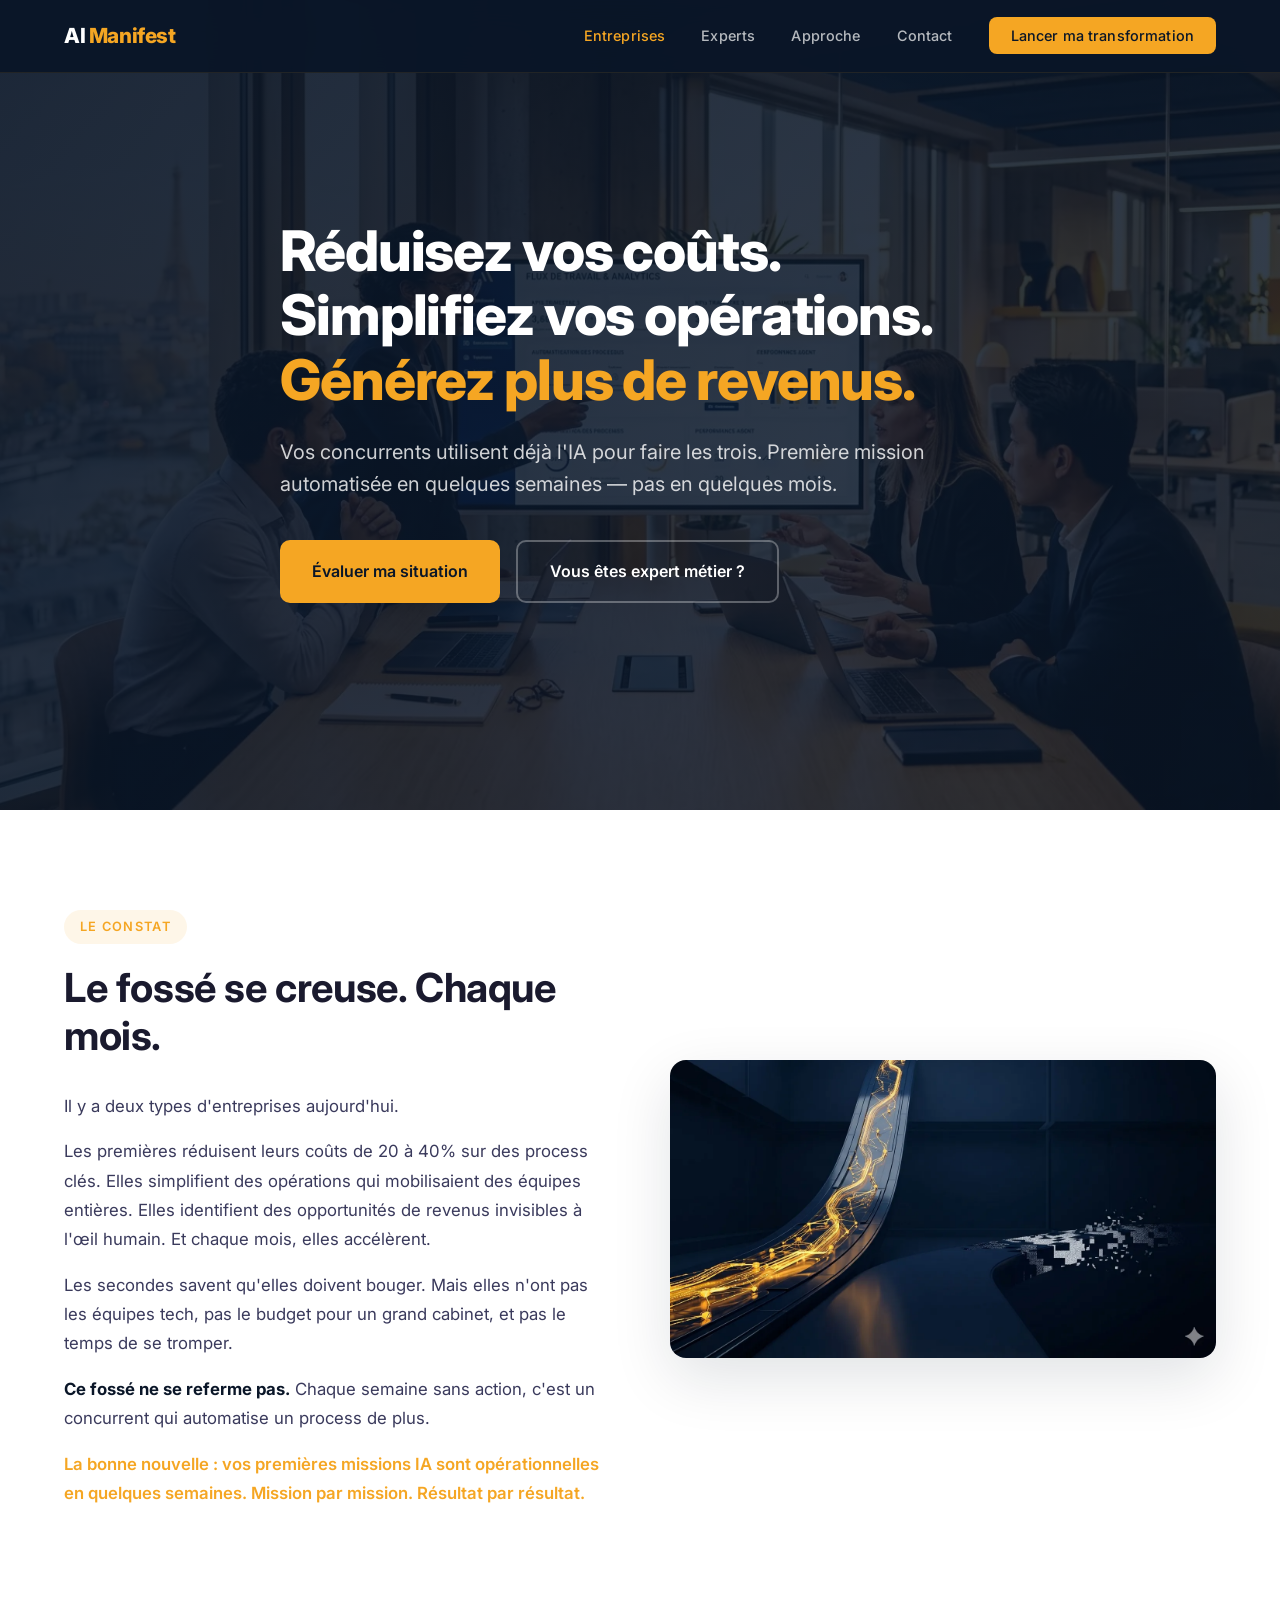
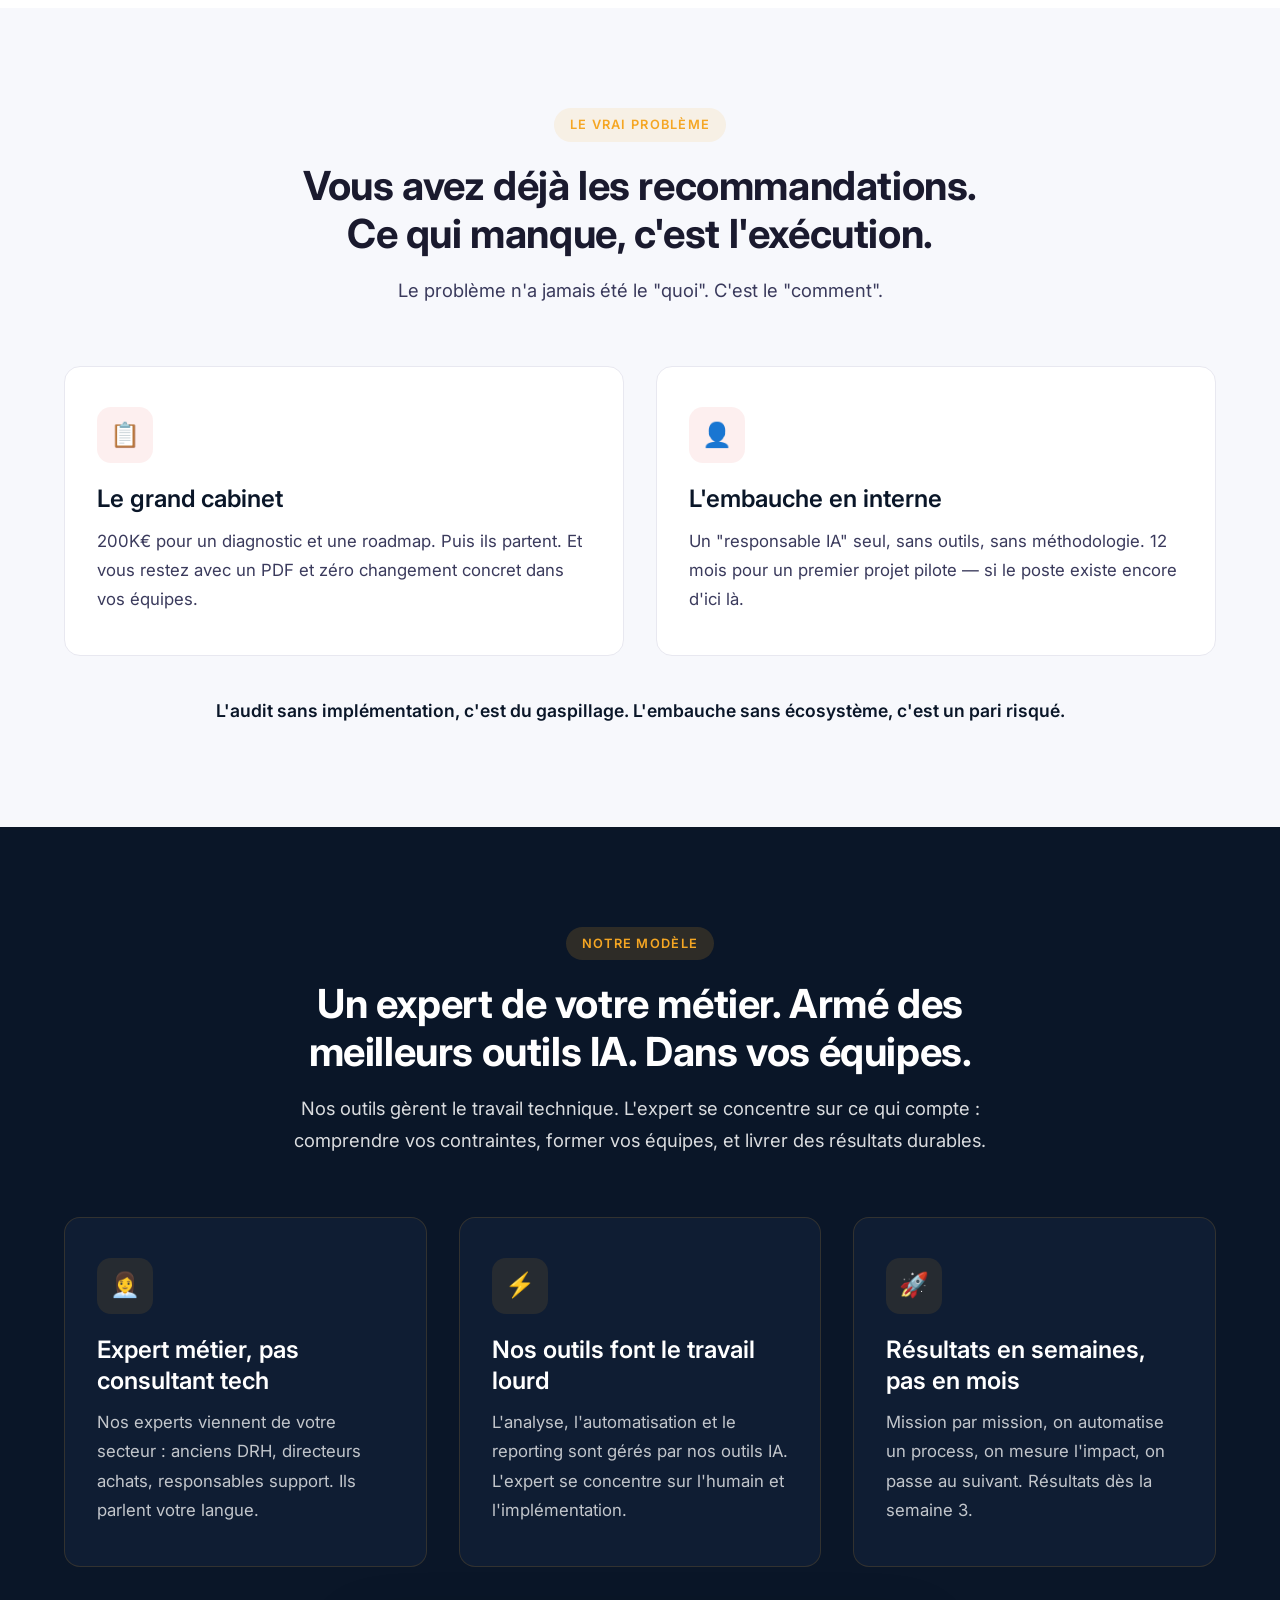
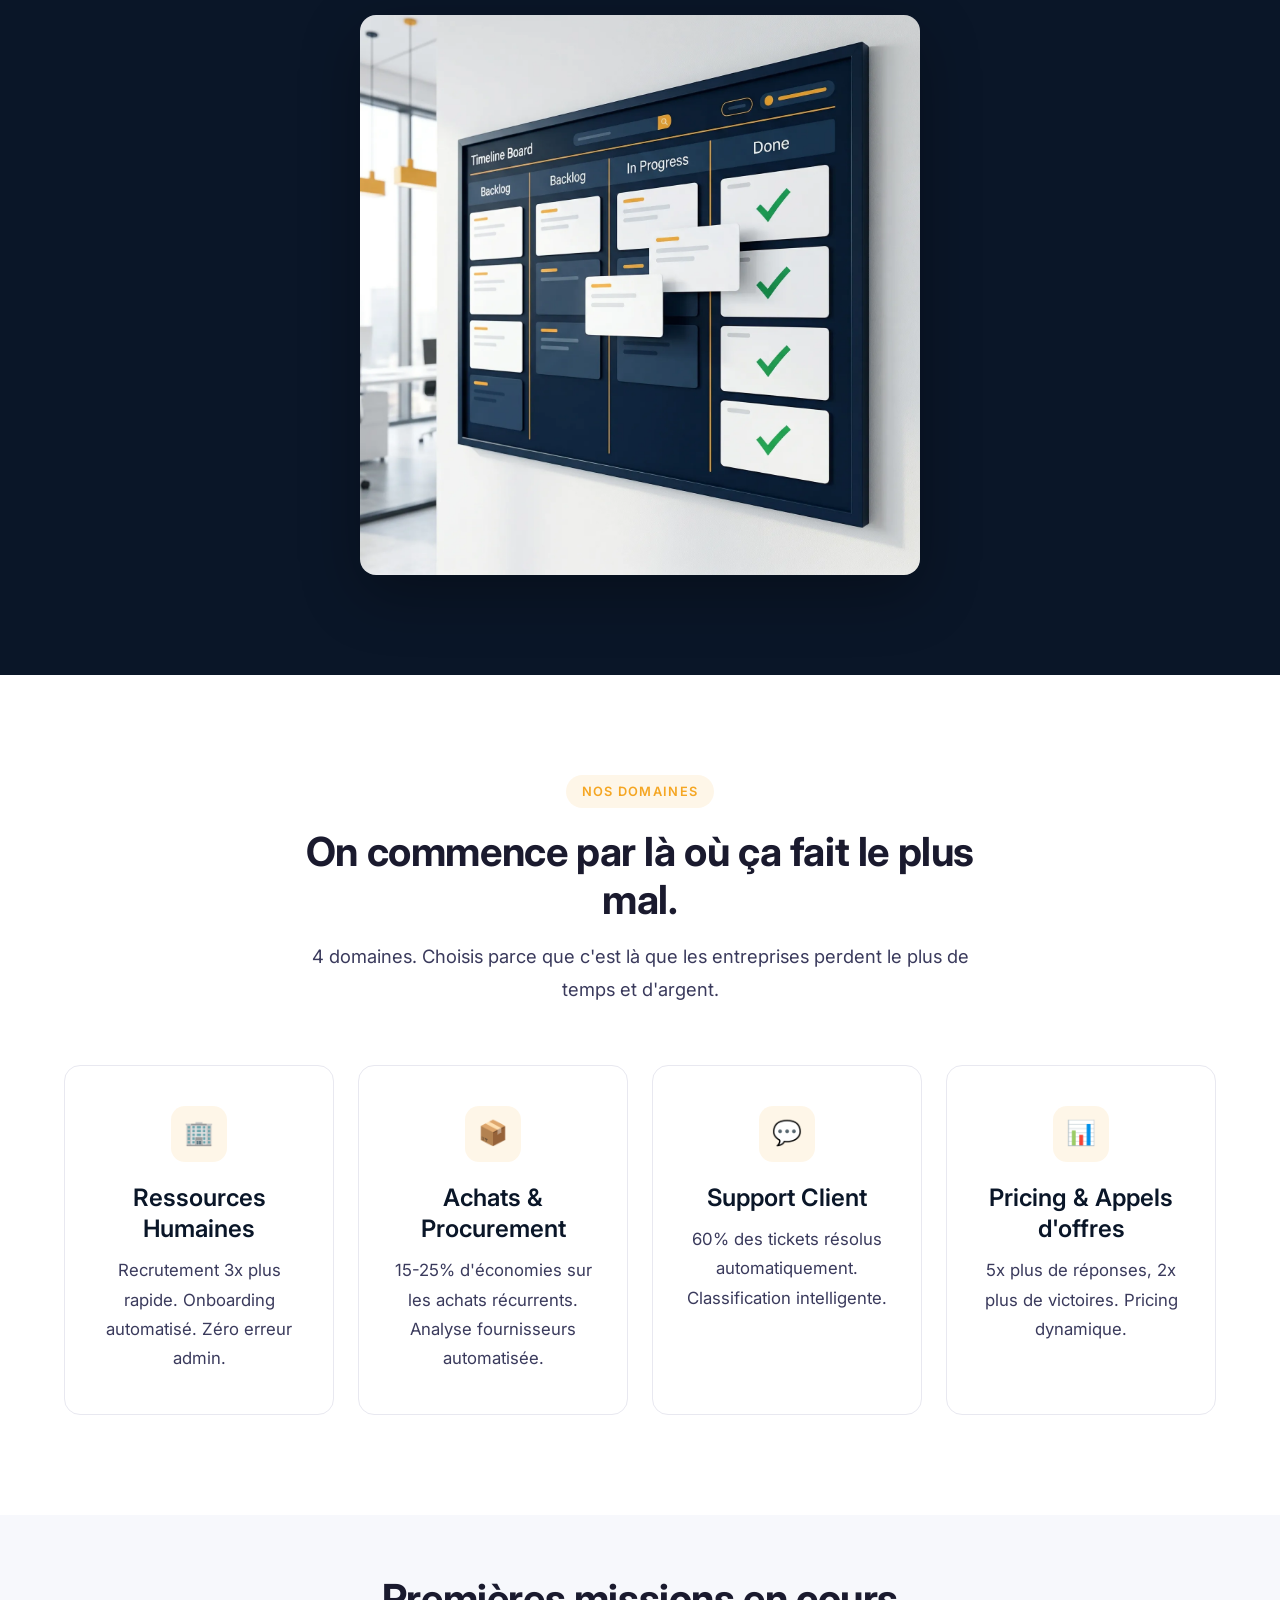
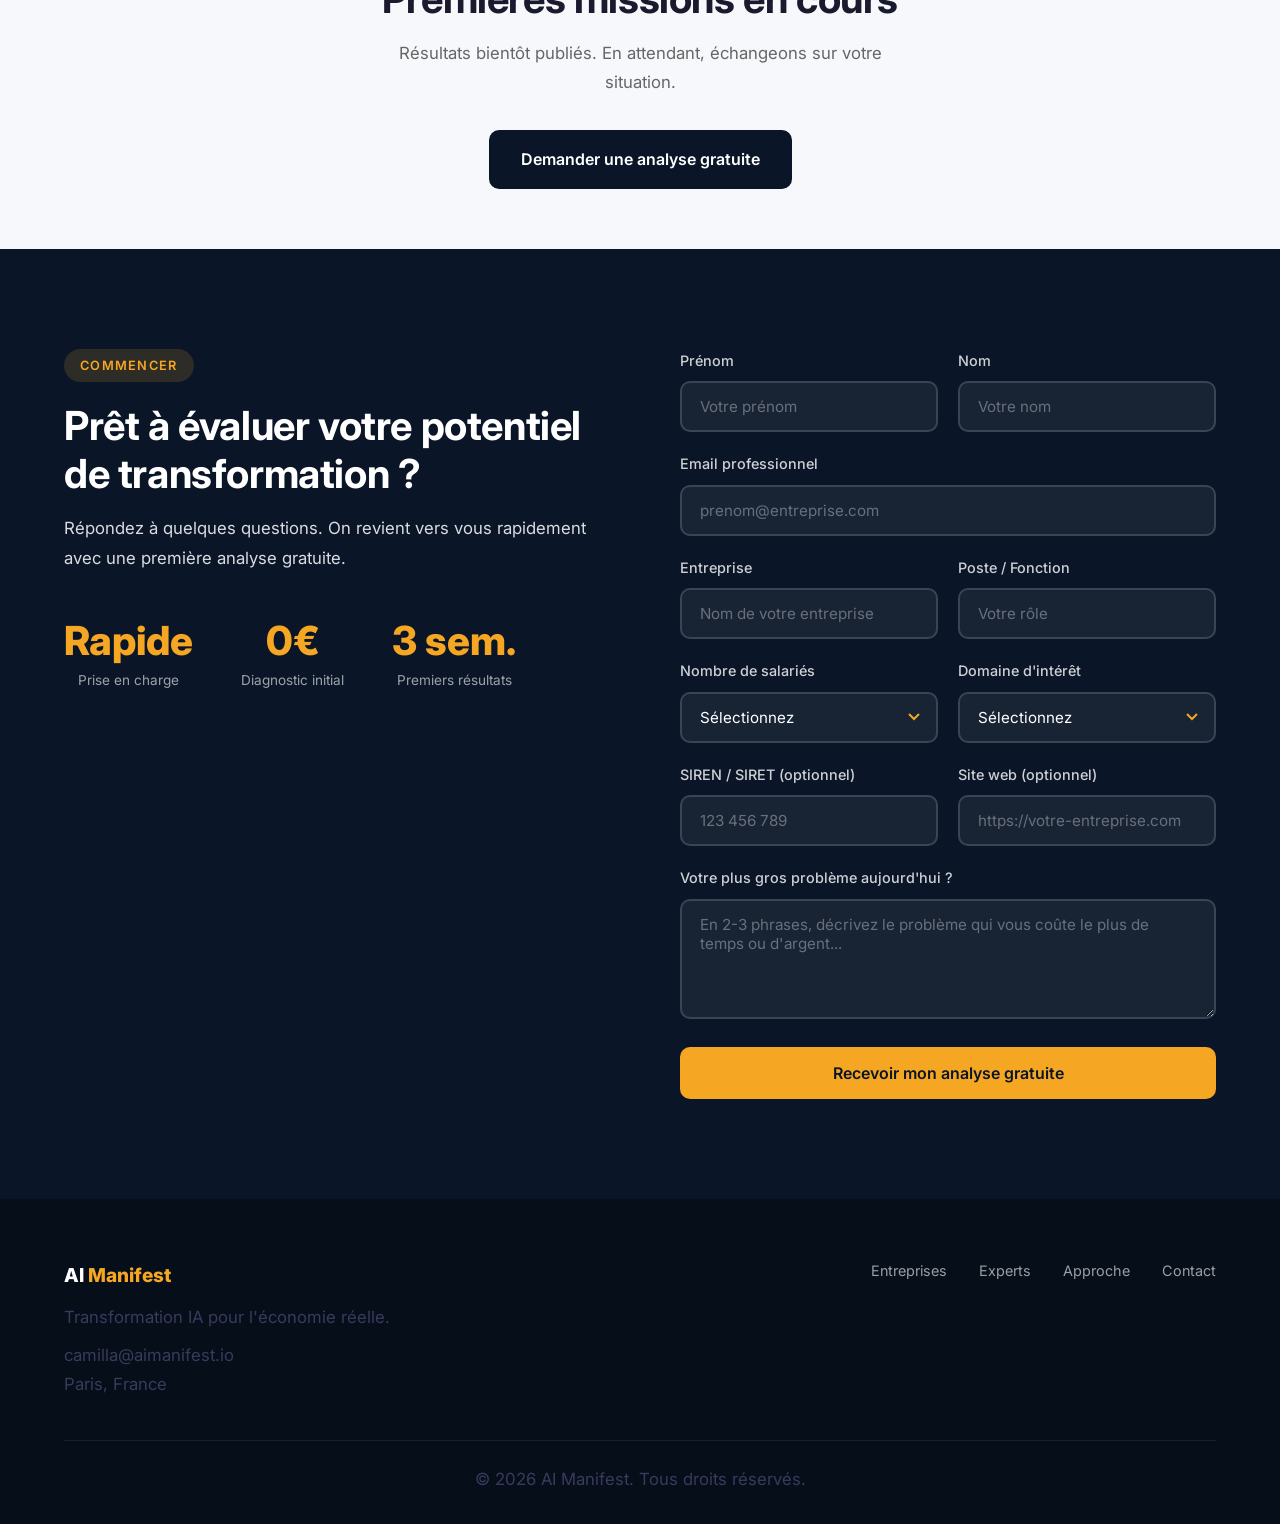
<file: index.html>
<!DOCTYPE html>
<html lang="fr">
<head>
  <meta charset="UTF-8">
  <meta name="viewport" content="width=device-width, initial-scale=1.0">
  <title>AI Manifest — Transformation IA pour PME et ETI</title>
  <meta name="description" content="Réduisez vos coûts, simplifiez vos opérations et générez plus de revenus grâce à l'IA. Experts métier + outils IA = résultats en semaines.">
  <meta property="og:title" content="AI Manifest — Transformation IA pour PME et ETI">
  <meta property="og:description" content="Réduisez vos coûts, simplifiez vos opérations et générez plus de revenus. Première mission automatisée en quelques semaines.">
  <meta property="og:image" content="images/hero-clients.png">
  <meta property="og:type" content="website">
  <meta name="twitter:card" content="summary_large_image">
  <meta name="theme-color" content="#0A1628">
  <link rel="icon" type="image/svg+xml" href="favicon.svg">
  <link rel="canonical" href="https://aimanifest.io/">
  <link rel="stylesheet" href="styles.css">
  <script type="application/ld+json">
  {
    "@context": "https://schema.org",
    "@type": "Organization",
    "name": "AI Manifest",
    "description": "Transformation IA pour PME et ETI. Experts métier armés d'outils IA pour des résultats concrets en semaines.",
    "url": "https://aimanifest.io",
    "logo": "https://aimanifest.io/images/hero-clients.png",
    "contactPoint": {
      "@type": "ContactPoint",
      "email": "camilla@aimanifest.io",
      "contactType": "customer service",
      "availableLanguage": "French"
    },
    "address": {
      "@type": "PostalAddress",
      "addressLocality": "Paris",
      "addressCountry": "FR"
    },
    "sameAs": []
  }
  </script>
  <script type="application/ld+json">
  {
    "@context": "https://schema.org",
    "@type": "Service",
    "name": "Transformation IA pour entreprises",
    "provider": { "@type": "Organization", "name": "AI Manifest" },
    "description": "Déploiement d'experts métier armés d'outils IA pour automatiser vos processus et générer des résultats mesurables.",
    "areaServed": { "@type": "Country", "name": "France" },
    "serviceType": "Conseil en transformation IA"
  }
  </script>
</head>
<body>
  <a href="#main-content" class="skip-link">Aller au contenu principal</a>

  <!-- NAV -->
  <nav class="nav">
    <div class="nav-inner">
      <a href="index.html" class="nav-logo">AI <span>Manifest</span></a>
      <ul class="nav-links" id="navLinks">
        <li><a href="index.html" class="active">Entreprises</a></li>
        <li><a href="rejoindre.html">Experts</a></li>
        <li><a href="approche.html">Approche</a></li>
        <li><a href="contact.html">Contact</a></li>
        <li><a href="#form-qualification" class="nav-cta">Lancer ma transformation</a></li>
      </ul>
      <button class="nav-toggle" onclick="document.getElementById('navLinks').classList.toggle('open')" aria-label="Menu">
        <span></span><span></span><span></span>
      </button>
    </div>
  </nav>

  <main id="main-content">

  <!-- HERO -->
  <section class="hero" role="banner">
    <div class="hero-bg">
      <picture><source srcset="images/hero-clients.webp" type="image/webp"><img src="images/hero-clients.png" alt="Équipe en transformation IA"></picture>
    </div>
    <div class="container">
      <div class="hero-content fade-up">
        <h1>Réduisez vos coûts.<br>Simplifiez vos opérations.<br><span class="highlight">Générez plus de revenus.</span></h1>
        <p class="subtitle">Vos concurrents utilisent déjà l'IA pour faire les trois. Première mission automatisée en quelques semaines — pas en quelques mois.</p>
        <div class="btn-group">
          <a href="#form-qualification" class="btn btn-primary">Évaluer ma situation</a>
          <a href="rejoindre.html" class="btn btn-outline">Vous êtes expert métier ?</a>
        </div>
      </div>
    </div>
  </section>

  <!-- LE FOSSÉ -->
  <section class="section bg-white">
    <div class="container">
      <div class="img-section fade-up">
        <div>
          <div style="margin-bottom:32px;">
            <span class="tag" style="display:inline-block;background:rgba(245,166,35,0.1);color:#F5A623;font-size:0.8rem;font-weight:600;text-transform:uppercase;letter-spacing:0.1em;padding:6px 16px;border-radius:100px;margin-bottom:20px;">Le constat</span>
            <h2>Le fossé se creuse. Chaque mois.</h2>
          </div>
          <p>Il y a deux types d'entreprises aujourd'hui.</p>
          <p style="margin-top:16px">Les premières réduisent leurs coûts de 20 à 40% sur des process clés. Elles simplifient des opérations qui mobilisaient des équipes entières. Elles identifient des opportunités de revenus invisibles à l'œil humain. Et chaque mois, elles accélèrent.</p>
          <p style="margin-top:16px">Les secondes savent qu'elles doivent bouger. Mais elles n'ont pas les équipes tech, pas le budget pour un grand cabinet, et pas le temps de se tromper.</p>
          <p style="margin-top:16px"><strong style="color:#0A1628">Ce fossé ne se referme pas.</strong> Chaque semaine sans action, c'est un concurrent qui automatise un process de plus.</p>
          <p style="margin-top:16px;color:#F5A623;font-weight:600;">La bonne nouvelle : vos premières missions IA sont opérationnelles en quelques semaines. Mission par mission. Résultat par résultat.</p>
        </div>
        <picture><source srcset="images/fosse-divergence.webp" type="image/webp"><img src="images/fosse-divergence.png" alt="Le fossé entre entreprises se creuse" loading="lazy" style="border-radius:16px;"></picture>
      </div>
    </div>
  </section>

  <!-- LE VRAI PROBLÈME -->
  <section class="section bg-light">
    <div class="container">
      <div class="section-header fade-up">
        <span class="tag">Le vrai problème</span>
        <h2>Vous avez déjà les recommandations. Ce qui manque, c'est l'exécution.</h2>
        <p>Le problème n'a jamais été le "quoi". C'est le "comment".</p>
      </div>
      <div class="grid-2 fade-up">
        <div class="card">
          <div class="card-icon" style="background:rgba(220,50,50,0.08);">
            <span style="font-size:1.5rem;">📋</span>
          </div>
          <h3>Le grand cabinet</h3>
          <p>200K€ pour un diagnostic et une roadmap. Puis ils partent. Et vous restez avec un PDF et zéro changement concret dans vos équipes.</p>
        </div>
        <div class="card">
          <div class="card-icon" style="background:rgba(220,50,50,0.08);">
            <span style="font-size:1.5rem;">👤</span>
          </div>
          <h3>L'embauche en interne</h3>
          <p>Un "responsable IA" seul, sans outils, sans méthodologie. 12 mois pour un premier projet pilote — si le poste existe encore d'ici là.</p>
        </div>
      </div>
      <p class="fade-up" style="text-align:center;margin-top:40px;font-size:1.1rem;font-weight:600;color:#0A1628;">L'audit sans implémentation, c'est du gaspillage. L'embauche sans écosystème, c'est un pari risqué.</p>
    </div>
  </section>

  <!-- NOTRE MODÈLE -->
  <section class="section bg-navy text-light">
    <div class="container">
      <div class="section-header text-light fade-up">
        <span class="tag">Notre modèle</span>
        <h2>Un expert de votre métier. Armé des meilleurs outils IA. Dans vos équipes.</h2>
        <p>Nos outils gèrent le travail technique. L'expert se concentre sur ce qui compte : comprendre vos contraintes, former vos équipes, et livrer des résultats durables.</p>
      </div>
      <div class="grid-3 fade-up">
        <div class="card card-dark">
          <div class="card-icon"><span>👩‍💼</span></div>
          <h3>Expert métier, pas consultant tech</h3>
          <p>Nos experts viennent de votre secteur : anciens DRH, directeurs achats, responsables support. Ils parlent votre langue.</p>
        </div>
        <div class="card card-dark">
          <div class="card-icon"><span>⚡</span></div>
          <h3>Nos outils font le travail lourd</h3>
          <p>L'analyse, l'automatisation et le reporting sont gérés par nos outils IA. L'expert se concentre sur l'humain et l'implémentation.</p>
        </div>
        <div class="card card-dark">
          <div class="card-icon"><span>🚀</span></div>
          <h3>Résultats en semaines, pas en mois</h3>
          <p>Mission par mission, on automatise un process, on mesure l'impact, on passe au suivant. Résultats dès la semaine 3.</p>
        </div>
      </div>
      <div class="fade-up" style="text-align:center;margin-top:48px;">
        <picture><source srcset="images/model-resultats.webp" type="image/webp"><img src="images/model-resultats.jpg" alt="Tableau de progression des missions" loading="lazy" style="max-width:560px;border-radius:16px;margin:0 auto;box-shadow:0 20px 60px rgba(0,0,0,0.3);"></picture>
      </div>
    </div>
  </section>

  <!-- 4 DOMAINES -->
  <section class="section bg-white">
    <div class="container">
      <div class="section-header fade-up">
        <span class="tag">Nos domaines</span>
        <h2>On commence par là où ça fait le plus mal.</h2>
        <p>4 domaines. Choisis parce que c'est là que les entreprises perdent le plus de temps et d'argent.</p>
      </div>
      <div class="grid-4 fade-up">
        <div class="card" style="text-align:center;">
          <div class="card-icon" style="margin:0 auto 20px;"><span>🏢</span></div>
          <h3>Ressources Humaines</h3>
          <p>Recrutement 3x plus rapide. Onboarding automatisé. Zéro erreur admin.</p>
        </div>
        <div class="card" style="text-align:center;">
          <div class="card-icon" style="margin:0 auto 20px;"><span>📦</span></div>
          <h3>Achats & Procurement</h3>
          <p>15-25% d'économies sur les achats récurrents. Analyse fournisseurs automatisée.</p>
        </div>
        <div class="card" style="text-align:center;">
          <div class="card-icon" style="margin:0 auto 20px;"><span>💬</span></div>
          <h3>Support Client</h3>
          <p>60% des tickets résolus automatiquement. Classification intelligente.</p>
        </div>
        <div class="card" style="text-align:center;">
          <div class="card-icon" style="margin:0 auto 20px;"><span>📊</span></div>
          <h3>Pricing & Appels d'offres</h3>
          <p>5x plus de réponses, 2x plus de victoires. Pricing dynamique.</p>
        </div>
      </div>
    </div>
  </section>

  <!-- SOCIAL PROOF -->
  <section class="section-sm bg-light">
    <div class="container" style="text-align:center;">
      <div class="fade-up">
        <h2>Premières missions en cours</h2>
        <p style="max-width:500px;margin:16px auto 32px;color:#666;">Résultats bientôt publiés. En attendant, échangeons sur votre situation.</p>
        <a href="#form-qualification" class="btn btn-dark">Demander une analyse gratuite</a>
      </div>
    </div>
  </section>

  <!-- FORMULAIRE DE QUALIFICATION -->
  <section class="section bg-navy text-light" id="form-qualification">
    <div class="container">
      <div class="grid-2" style="align-items:start;gap:80px;">
        <div class="fade-up">
          <span class="tag" style="display:inline-block;background:rgba(245,166,35,0.15);color:#F5A623;font-size:0.8rem;font-weight:600;text-transform:uppercase;letter-spacing:0.1em;padding:6px 16px;border-radius:100px;">Commencer</span>
          <h2 style="color:#fff;margin-top:20px;">Prêt à évaluer votre potentiel de transformation ?</h2>
          <p style="margin-top:16px;">Répondez à quelques questions. On revient vers vous rapidement avec une première analyse gratuite.</p>
          <div class="stats" style="margin-top:48px;">
            <div class="stat-item">
              <div class="stat-number">Rapide</div>
              <div class="stat-label">Prise en charge</div>
            </div>
            <div class="stat-item">
              <div class="stat-number">0€</div>
              <div class="stat-label">Diagnostic initial</div>
            </div>
            <div class="stat-item">
              <div class="stat-number">3 sem.</div>
              <div class="stat-label">Premiers résultats</div>
            </div>
          </div>
        </div>
        <div class="fade-up">
          <form class="form-dark" method="POST" data-action="https://script.google.com/macros/s/AKfycbzpGy_w6nWDRrSxFNhtI5t2TuE-YkejLJdLGxopkbifZ8uFp2Mi3qpFT-ZypvaR32BhWA/exec">
            <div class="form-hp" aria-hidden="true" style="position:absolute;left:-9999px;"><label for="q-website">Ne pas remplir</label><input type="text" id="q-website" name="website" tabindex="-1" autocomplete="off"></div>
            <div class="form-row">
              <div class="form-group">
                <label for="q-prenom">Prénom</label>
                <input type="text" id="q-prenom" name="prenom" required placeholder="Votre prénom" autocomplete="given-name">
              </div>
              <div class="form-group">
                <label for="q-nom">Nom</label>
                <input type="text" id="q-nom" name="nom" required placeholder="Votre nom" autocomplete="family-name">
              </div>
            </div>
            <div class="form-group">
              <label for="q-email">Email professionnel</label>
              <input type="email" id="q-email" name="email" required placeholder="prenom@entreprise.com" autocomplete="email">
            </div>
            <div class="form-row">
              <div class="form-group">
                <label for="q-entreprise">Entreprise</label>
                <input type="text" id="q-entreprise" name="entreprise" required placeholder="Nom de votre entreprise" autocomplete="organization">
              </div>
              <div class="form-group">
                <label for="q-poste">Poste / Fonction</label>
                <input type="text" id="q-poste" name="poste" required placeholder="Votre rôle">
              </div>
            </div>
            <div class="form-row">
              <div class="form-group">
                <label for="q-taille">Nombre de salariés</label>
                <select id="q-taille" name="taille" required>
                  <option value="">Sélectionnez</option>
                  <option value="10-50">10 – 50</option>
                  <option value="50-200">50 – 200</option>
                  <option value="200-500">200 – 500</option>
                  <option value="500+">500+</option>
                </select>
              </div>
              <div class="form-group">
                <label for="q-domaine">Domaine d'intérêt</label>
                <select id="q-domaine" name="domaine" required>
                  <option value="">Sélectionnez</option>
                  <option value="rh">Ressources Humaines</option>
                  <option value="achats">Achats & Procurement</option>
                  <option value="support">Support Client</option>
                  <option value="pricing">Pricing & Appels d'offres</option>
                  <option value="autre">Je ne sais pas encore</option>
                </select>
              </div>
            </div>
            <div class="form-row">
              <div class="form-group">
                <label for="q-siren">SIREN / SIRET (optionnel)</label>
                <input type="text" id="q-siren" name="siren" placeholder="123 456 789" pattern="[0-9 ]{9,17}" title="9 chiffres (SIREN) ou 14 chiffres (SIRET)">
              </div>
              <div class="form-group">
                <label for="q-siteweb">Site web (optionnel)</label>
                <input type="url" id="q-siteweb" name="site_web" placeholder="https://votre-entreprise.com">
              </div>
            </div>
            <div class="form-group">
              <label for="q-probleme">Votre plus gros problème aujourd'hui ?</label>
              <textarea id="q-probleme" name="probleme" required placeholder="En 2-3 phrases, décrivez le problème qui vous coûte le plus de temps ou d'argent..."></textarea>
            </div>
            <button type="submit" class="btn btn-primary" style="width:100%;justify-content:center;">Recevoir mon analyse gratuite</button>
          </form>
        </div>
      </div>
    </div>
  </section>

  </main>

  <!-- FOOTER -->
  <footer class="footer">
    <div class="container">
      <div class="footer-inner">
        <div>
          <div class="footer-logo">AI <span>Manifest</span></div>
          <p>Transformation IA pour l'économie réelle.</p>
          <p style="margin-top:8px;">camilla@aimanifest.io</p>
          <p>Paris, France</p>
        </div>
        <nav aria-label="Liens du pied de page">
          <ul class="footer-links">
            <li><a href="index.html">Entreprises</a></li>
            <li><a href="rejoindre.html">Experts</a></li>
            <li><a href="approche.html">Approche</a></li>
            <li><a href="contact.html">Contact</a></li>
          </ul>
        </nav>
      </div>
      <div class="footer-bottom">
        <p>&copy; 2026 AI Manifest. Tous droits réservés.</p>
      </div>
    </div>
  </footer>

  <script src="scripts.js"></script>
</body>
</html>
</file>
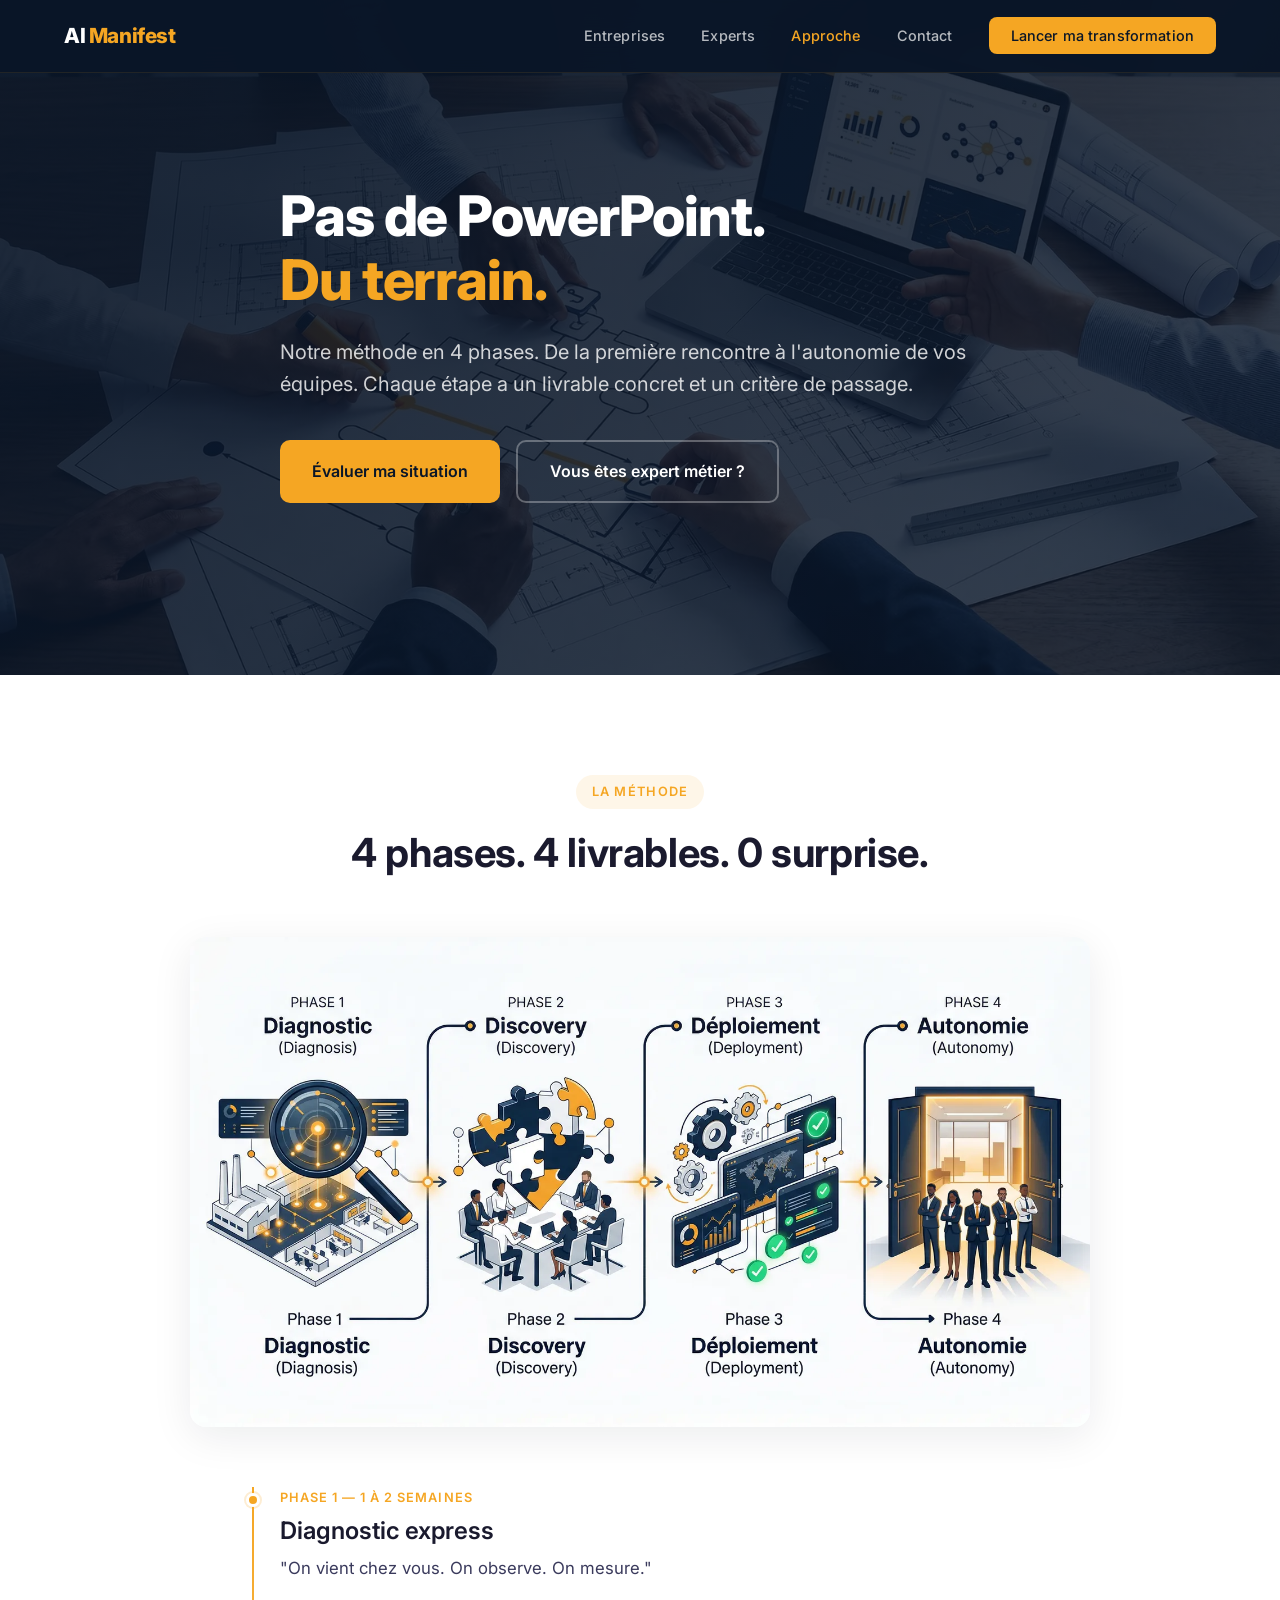
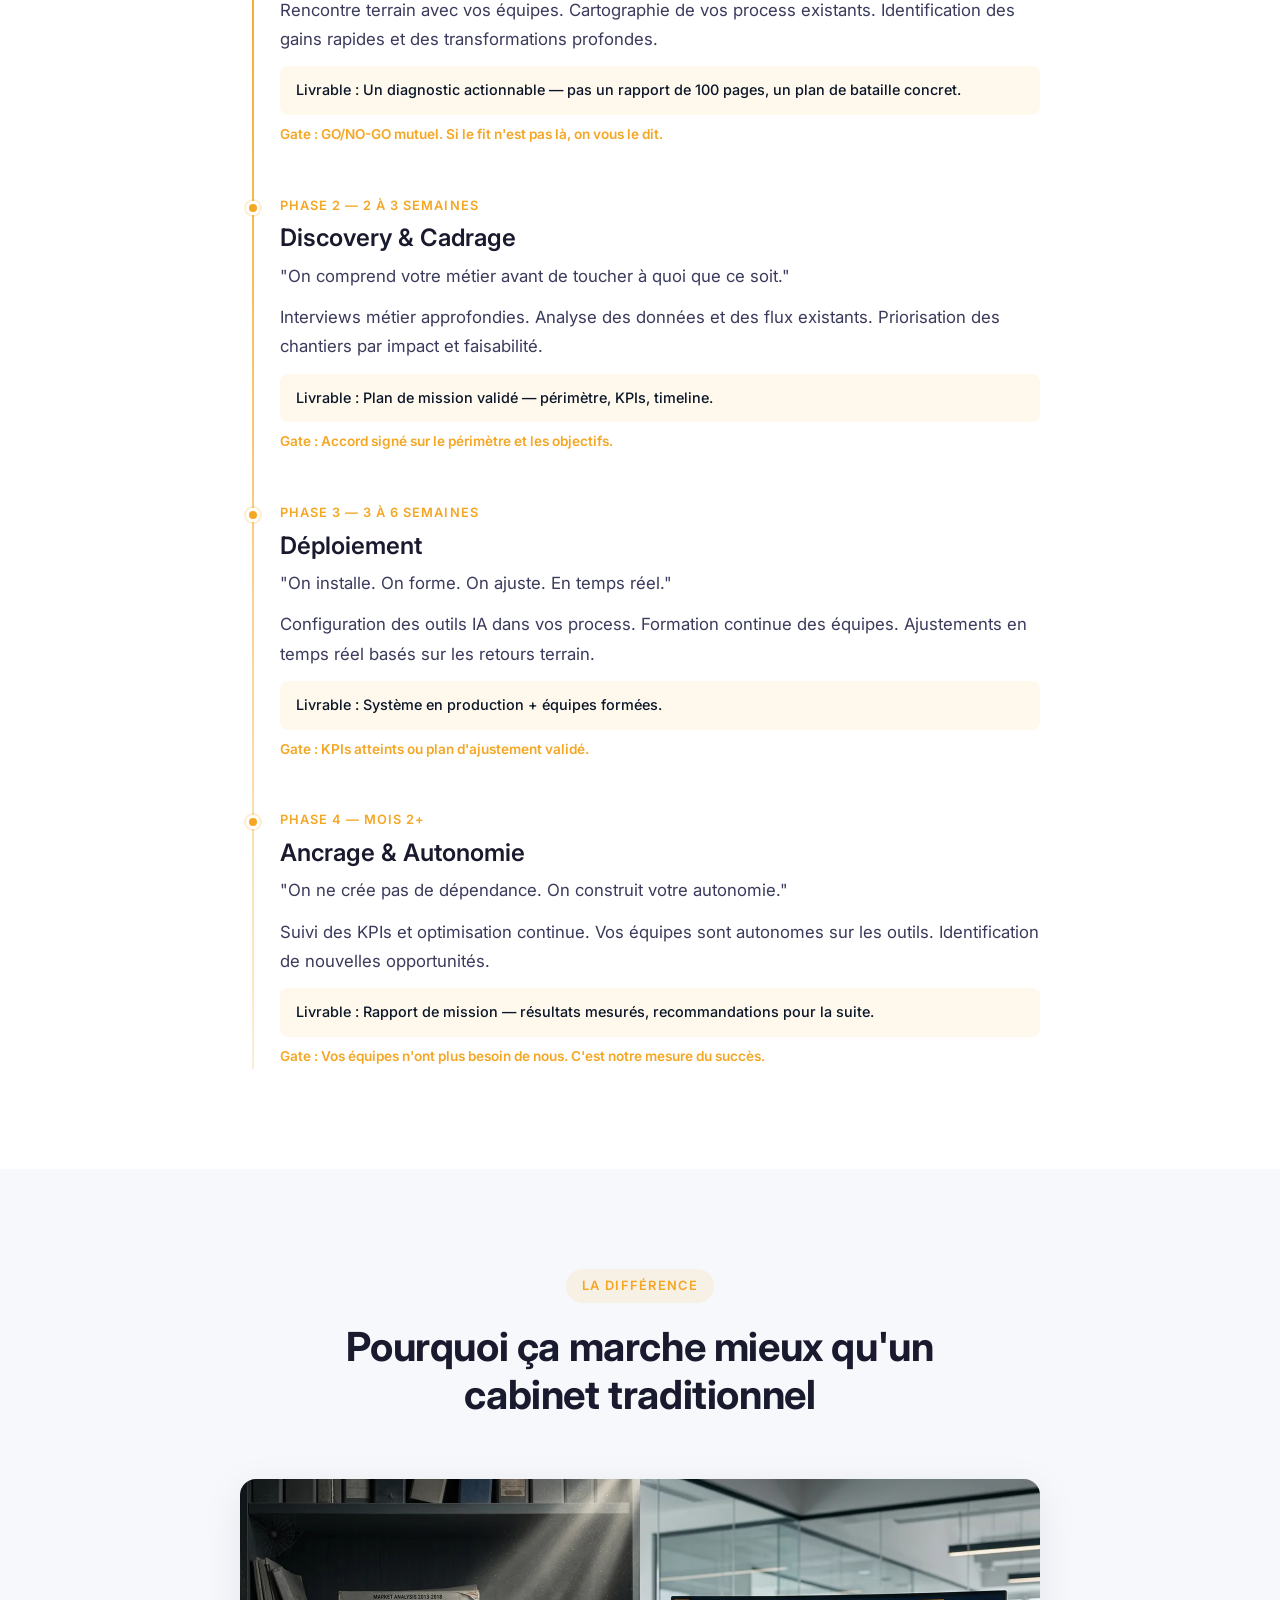
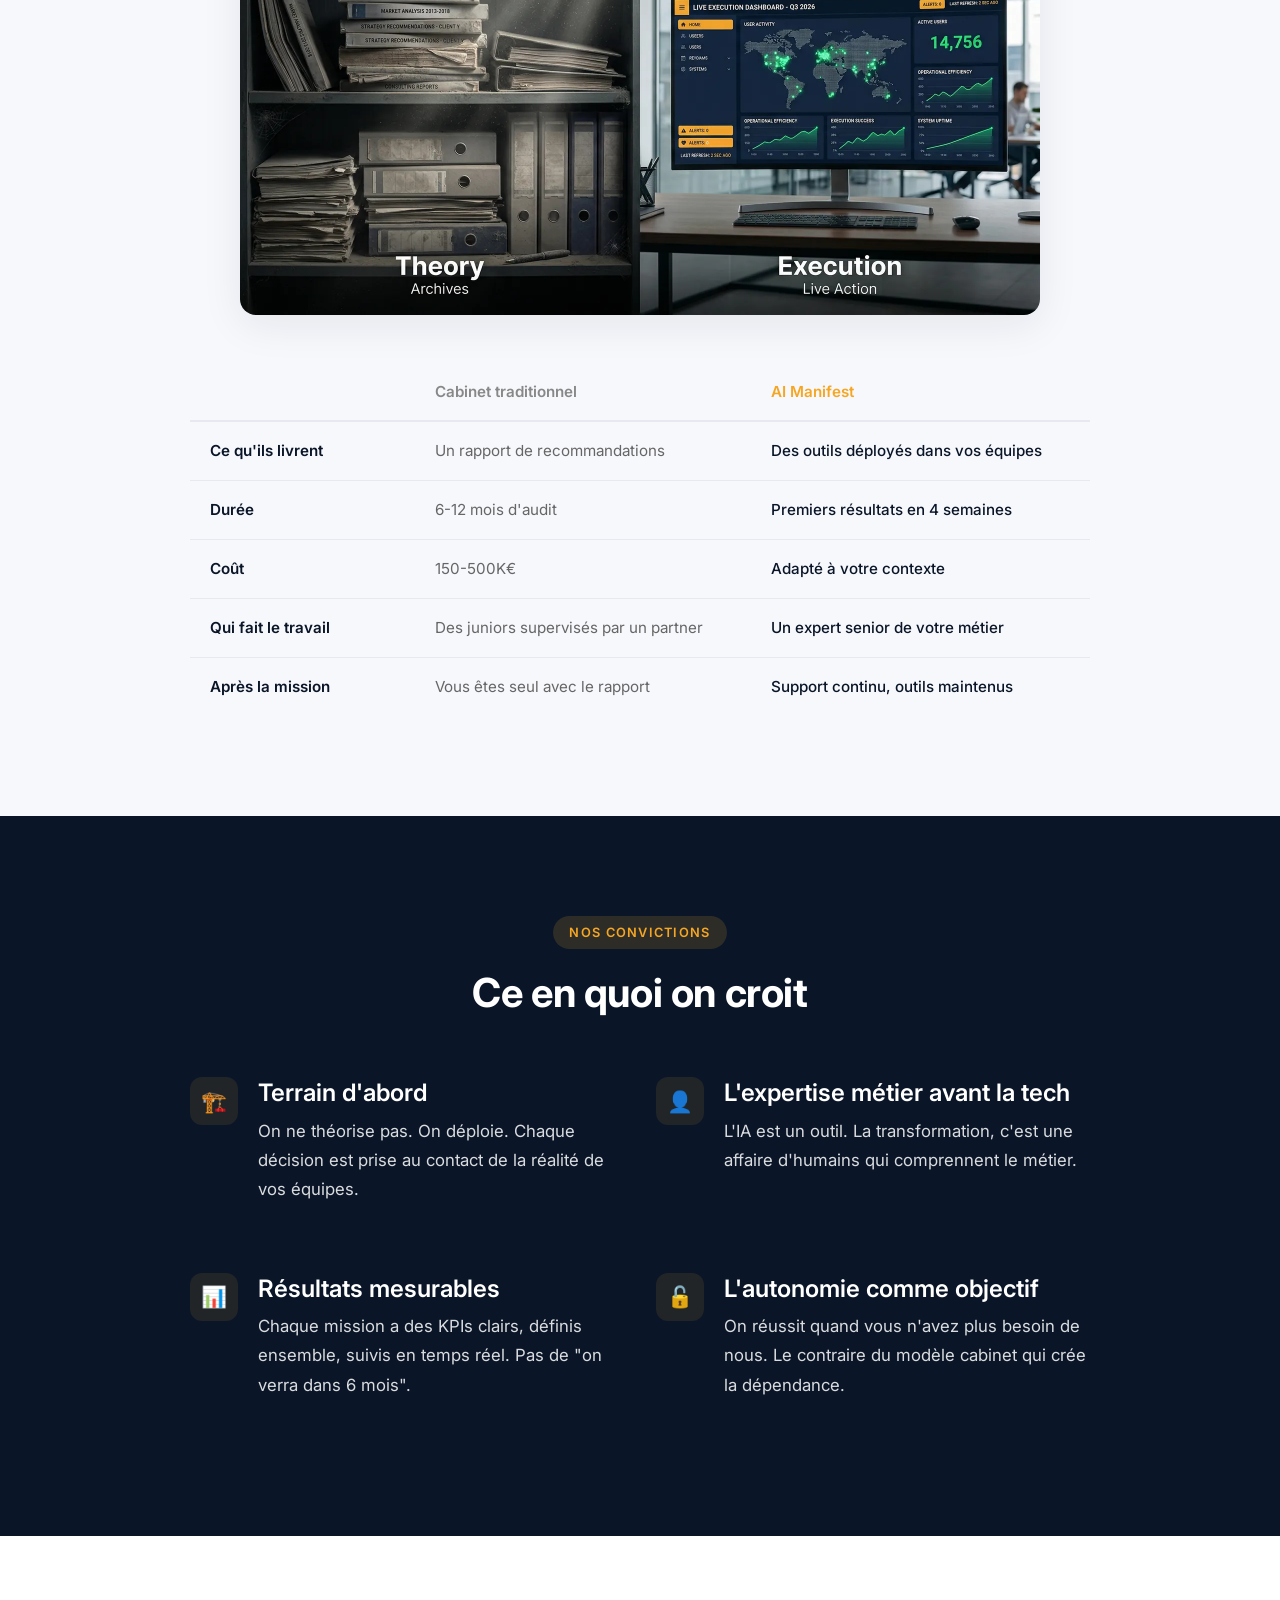
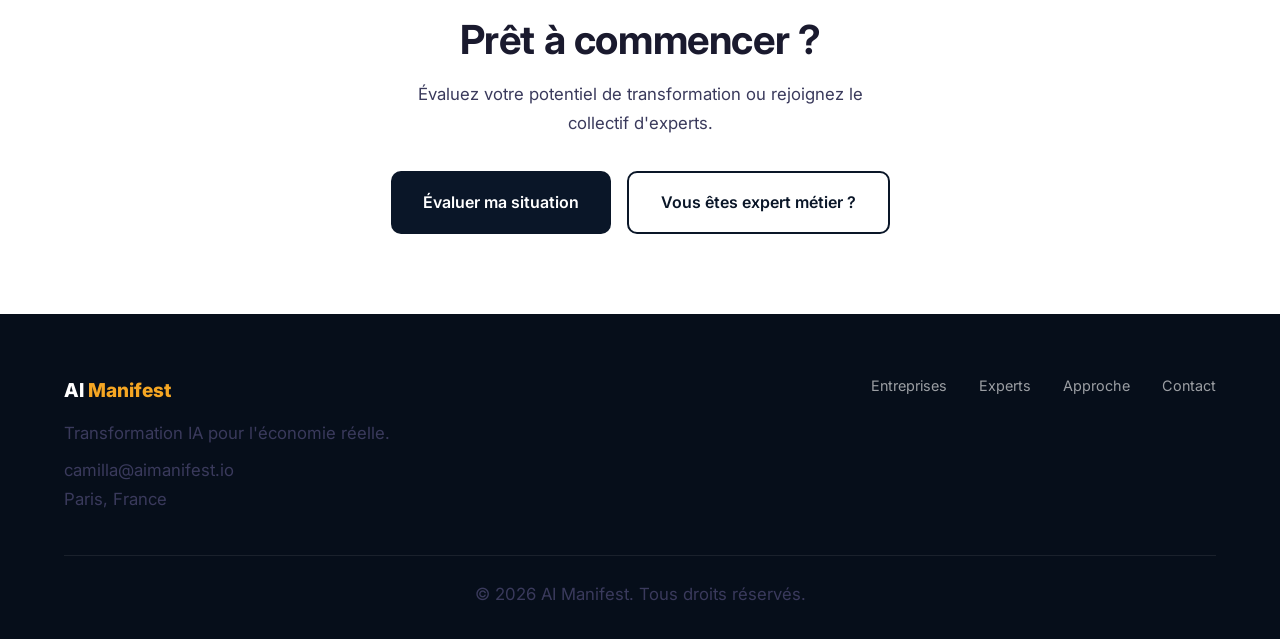
<file: approche.html>
<!DOCTYPE html>
<html lang="fr">
<head>
  <meta charset="UTF-8">
  <meta name="viewport" content="width=device-width, initial-scale=1.0">
  <title>Notre approche — AI Manifest | Du terrain, pas du PowerPoint</title>
  <meta name="description" content="Notre méthode en 4 phases. De la première rencontre à l'autonomie de vos équipes. Chaque étape a un livrable concret.">
  <meta property="og:title" content="Notre approche — AI Manifest">
  <meta property="og:description" content="Du terrain, pas du PowerPoint. Notre méthode en 4 phases avec livrables concrets.">
  <meta property="og:image" content="images/hero-approche.jpg">
  <meta property="og:type" content="website">
  <meta name="twitter:card" content="summary_large_image">
  <meta name="theme-color" content="#0A1628">
  <link rel="icon" type="image/svg+xml" href="favicon.svg">
  <link rel="canonical" href="https://aimanifest.io/approche">
  <link rel="stylesheet" href="styles.css">
</head>
<body>
  <a href="#main-content" class="skip-link">Aller au contenu principal</a>

  <!-- NAV -->
  <nav class="nav">
    <div class="nav-inner">
      <a href="index.html" class="nav-logo">AI <span>Manifest</span></a>
      <ul class="nav-links" id="navLinks">
        <li><a href="index.html">Entreprises</a></li>
        <li><a href="rejoindre.html">Experts</a></li>
        <li><a href="approche.html" class="active">Approche</a></li>
        <li><a href="contact.html">Contact</a></li>
        <li><a href="index.html#form-qualification" class="nav-cta">Lancer ma transformation</a></li>
      </ul>
      <button class="nav-toggle" onclick="document.getElementById('navLinks').classList.toggle('open')" aria-label="Menu">
        <span></span><span></span><span></span>
      </button>
    </div>
  </nav>

  <main id="main-content">

  <!-- HERO -->
  <section class="hero hero-medium">
    <div class="hero-bg">
      <picture><source srcset="images/hero-approche.webp" type="image/webp"><img src="images/hero-approche.jpg" alt="Méthode structurée AI Manifest"></picture>
    </div>
    <div class="container">
      <div class="hero-content fade-up">
        <h1>Pas de PowerPoint.<br><span class="highlight">Du terrain.</span></h1>
        <p class="subtitle">Notre méthode en 4 phases. De la première rencontre à l'autonomie de vos équipes. Chaque étape a un livrable concret et un critère de passage.</p>
        <div class="btn-group">
          <a href="index.html#form-qualification" class="btn btn-primary">Évaluer ma situation</a>
          <a href="rejoindre.html" class="btn btn-outline">Vous êtes expert métier ?</a>
        </div>
      </div>
    </div>
  </section>

  <!-- 4 PHASES -->
  <section class="section bg-white">
    <div class="container">
      <div class="section-header fade-up">
        <span class="tag">La méthode</span>
        <h2>4 phases. 4 livrables. 0 surprise.</h2>
      </div>

      <div class="fade-up" style="text-align:center;margin-bottom:60px;">
        <picture><source srcset="images/phases-timeline.webp" type="image/webp"><img src="images/phases-timeline.jpg" alt="Les 4 phases de notre approche" loading="lazy" style="max-width:900px;border-radius:16px;margin:0 auto;box-shadow:0 10px 40px rgba(10,22,40,0.08);"></picture>
      </div>

      <div class="fade-up" style="max-width:800px;margin:0 auto;">
        <div class="timeline">
          <div class="timeline-item">
            <div class="phase-label">Phase 1 — 1 à 2 semaines</div>
            <h3>Diagnostic express</h3>
            <p>"On vient chez vous. On observe. On mesure."</p>
            <p style="margin-top:12px;">Rencontre terrain avec vos équipes. Cartographie de vos process existants. Identification des gains rapides et des transformations profondes.</p>
            <div class="deliverable">Livrable : Un diagnostic actionnable — pas un rapport de 100 pages, un plan de bataille concret.</div>
            <p style="margin-top:8px;font-size:0.85rem;font-weight:600;color:#F5A623;">Gate : GO/NO-GO mutuel. Si le fit n'est pas là, on vous le dit.</p>
          </div>
          <div class="timeline-item">
            <div class="phase-label">Phase 2 — 2 à 3 semaines</div>
            <h3>Discovery & Cadrage</h3>
            <p>"On comprend votre métier avant de toucher à quoi que ce soit."</p>
            <p style="margin-top:12px;">Interviews métier approfondies. Analyse des données et des flux existants. Priorisation des chantiers par impact et faisabilité.</p>
            <div class="deliverable">Livrable : Plan de mission validé — périmètre, KPIs, timeline.</div>
            <p style="margin-top:8px;font-size:0.85rem;font-weight:600;color:#F5A623;">Gate : Accord signé sur le périmètre et les objectifs.</p>
          </div>
          <div class="timeline-item">
            <div class="phase-label">Phase 3 — 3 à 6 semaines</div>
            <h3>Déploiement</h3>
            <p>"On installe. On forme. On ajuste. En temps réel."</p>
            <p style="margin-top:12px;">Configuration des outils IA dans vos process. Formation continue des équipes. Ajustements en temps réel basés sur les retours terrain.</p>
            <div class="deliverable">Livrable : Système en production + équipes formées.</div>
            <p style="margin-top:8px;font-size:0.85rem;font-weight:600;color:#F5A623;">Gate : KPIs atteints ou plan d'ajustement validé.</p>
          </div>
          <div class="timeline-item">
            <div class="phase-label">Phase 4 — Mois 2+</div>
            <h3>Ancrage & Autonomie</h3>
            <p>"On ne crée pas de dépendance. On construit votre autonomie."</p>
            <p style="margin-top:12px;">Suivi des KPIs et optimisation continue. Vos équipes sont autonomes sur les outils. Identification de nouvelles opportunités.</p>
            <div class="deliverable">Livrable : Rapport de mission — résultats mesurés, recommandations pour la suite.</div>
            <p style="margin-top:8px;font-size:0.85rem;font-weight:600;color:#F5A623;">Gate : Vos équipes n'ont plus besoin de nous. C'est notre mesure du succès.</p>
          </div>
        </div>
      </div>
    </div>
  </section>

  <!-- CE QUI NOUS DIFFÉRENCIE -->
  <section class="section bg-light">
    <div class="container">
      <div class="section-header fade-up">
        <span class="tag">La différence</span>
        <h2>Pourquoi ça marche mieux qu'un cabinet traditionnel</h2>
      </div>

      <div class="fade-up" style="margin-bottom:48px;text-align:center;">
        <picture><source srcset="images/split-comparaison.webp" type="image/webp"><img src="images/split-comparaison.jpg" alt="Théorie vs Exécution" loading="lazy" style="max-width:800px;border-radius:16px;margin:0 auto;box-shadow:0 10px 40px rgba(10,22,40,0.08);"></picture>
      </div>

      <div class="fade-up" style="max-width:900px;margin:0 auto;overflow-x:auto;">
        <table class="comparison-table">
          <thead>
            <tr>
              <th></th>
              <th>Cabinet traditionnel</th>
              <th>AI Manifest</th>
            </tr>
          </thead>
          <tbody>
            <tr>
              <td>Ce qu'ils livrent</td>
              <td>Un rapport de recommandations</td>
              <td>Des outils déployés dans vos équipes</td>
            </tr>
            <tr>
              <td>Durée</td>
              <td>6-12 mois d'audit</td>
              <td>Premiers résultats en 4 semaines</td>
            </tr>
            <tr>
              <td>Coût</td>
              <td>150-500K€</td>
              <td>Adapté à votre contexte</td>
            </tr>
            <tr>
              <td>Qui fait le travail</td>
              <td>Des juniors supervisés par un partner</td>
              <td>Un expert senior de votre métier</td>
            </tr>
            <tr>
              <td>Après la mission</td>
              <td>Vous êtes seul avec le rapport</td>
              <td>Support continu, outils maintenus</td>
            </tr>
          </tbody>
        </table>
      </div>
    </div>
  </section>

  <!-- NOS VALEURS -->
  <section class="section bg-navy text-light">
    <div class="container">
      <div class="section-header text-light fade-up">
        <span class="tag">Nos convictions</span>
        <h2>Ce en quoi on croit</h2>
      </div>
      <div class="grid-2 fade-up" style="max-width:900px;margin:0 auto;">
        <div class="value-item">
          <div class="value-icon">🏗️</div>
          <div>
            <h3 style="color:#fff;margin-bottom:8px;">Terrain d'abord</h3>
            <p>On ne théorise pas. On déploie. Chaque décision est prise au contact de la réalité de vos équipes.</p>
          </div>
        </div>
        <div class="value-item">
          <div class="value-icon">👤</div>
          <div>
            <h3 style="color:#fff;margin-bottom:8px;">L'expertise métier avant la tech</h3>
            <p>L'IA est un outil. La transformation, c'est une affaire d'humains qui comprennent le métier.</p>
          </div>
        </div>
        <div class="value-item">
          <div class="value-icon">📊</div>
          <div>
            <h3 style="color:#fff;margin-bottom:8px;">Résultats mesurables</h3>
            <p>Chaque mission a des KPIs clairs, définis ensemble, suivis en temps réel. Pas de "on verra dans 6 mois".</p>
          </div>
        </div>
        <div class="value-item">
          <div class="value-icon">🔓</div>
          <div>
            <h3 style="color:#fff;margin-bottom:8px;">L'autonomie comme objectif</h3>
            <p>On réussit quand vous n'avez plus besoin de nous. Le contraire du modèle cabinet qui crée la dépendance.</p>
          </div>
        </div>
      </div>
    </div>
  </section>

  <!-- CTA -->
  <section class="section-sm bg-white" style="padding:80px 0;">
    <div class="container" style="text-align:center;">
      <div class="fade-up">
        <h2>Prêt à commencer ?</h2>
        <p style="max-width:500px;margin:16px auto 32px;">Évaluez votre potentiel de transformation ou rejoignez le collectif d'experts.</p>
        <div class="btn-group" style="justify-content:center;">
          <a href="index.html#form-qualification" class="btn btn-dark">Évaluer ma situation</a>
          <a href="rejoindre.html" class="btn btn-outline" style="color:#0A1628;border-color:#0A1628;">Vous êtes expert métier ?</a>
        </div>
      </div>
    </div>
  </section>

  </main>

  <!-- FOOTER -->
  <footer class="footer">
    <div class="container">
      <div class="footer-inner">
        <div>
          <div class="footer-logo">AI <span>Manifest</span></div>
          <p>Transformation IA pour l'économie réelle.</p>
          <p style="margin-top:8px;">camilla@aimanifest.io</p>
          <p>Paris, France</p>
        </div>
        <nav aria-label="Liens du pied de page">
          <ul class="footer-links">
            <li><a href="index.html">Entreprises</a></li>
            <li><a href="rejoindre.html">Experts</a></li>
            <li><a href="approche.html">Approche</a></li>
            <li><a href="contact.html">Contact</a></li>
          </ul>
        </nav>
      </div>
      <div class="footer-bottom">
        <p>&copy; 2026 AI Manifest. Tous droits réservés.</p>
      </div>
    </div>
  </footer>

  <script src="scripts.js"></script>
</body>
</html>
</file>
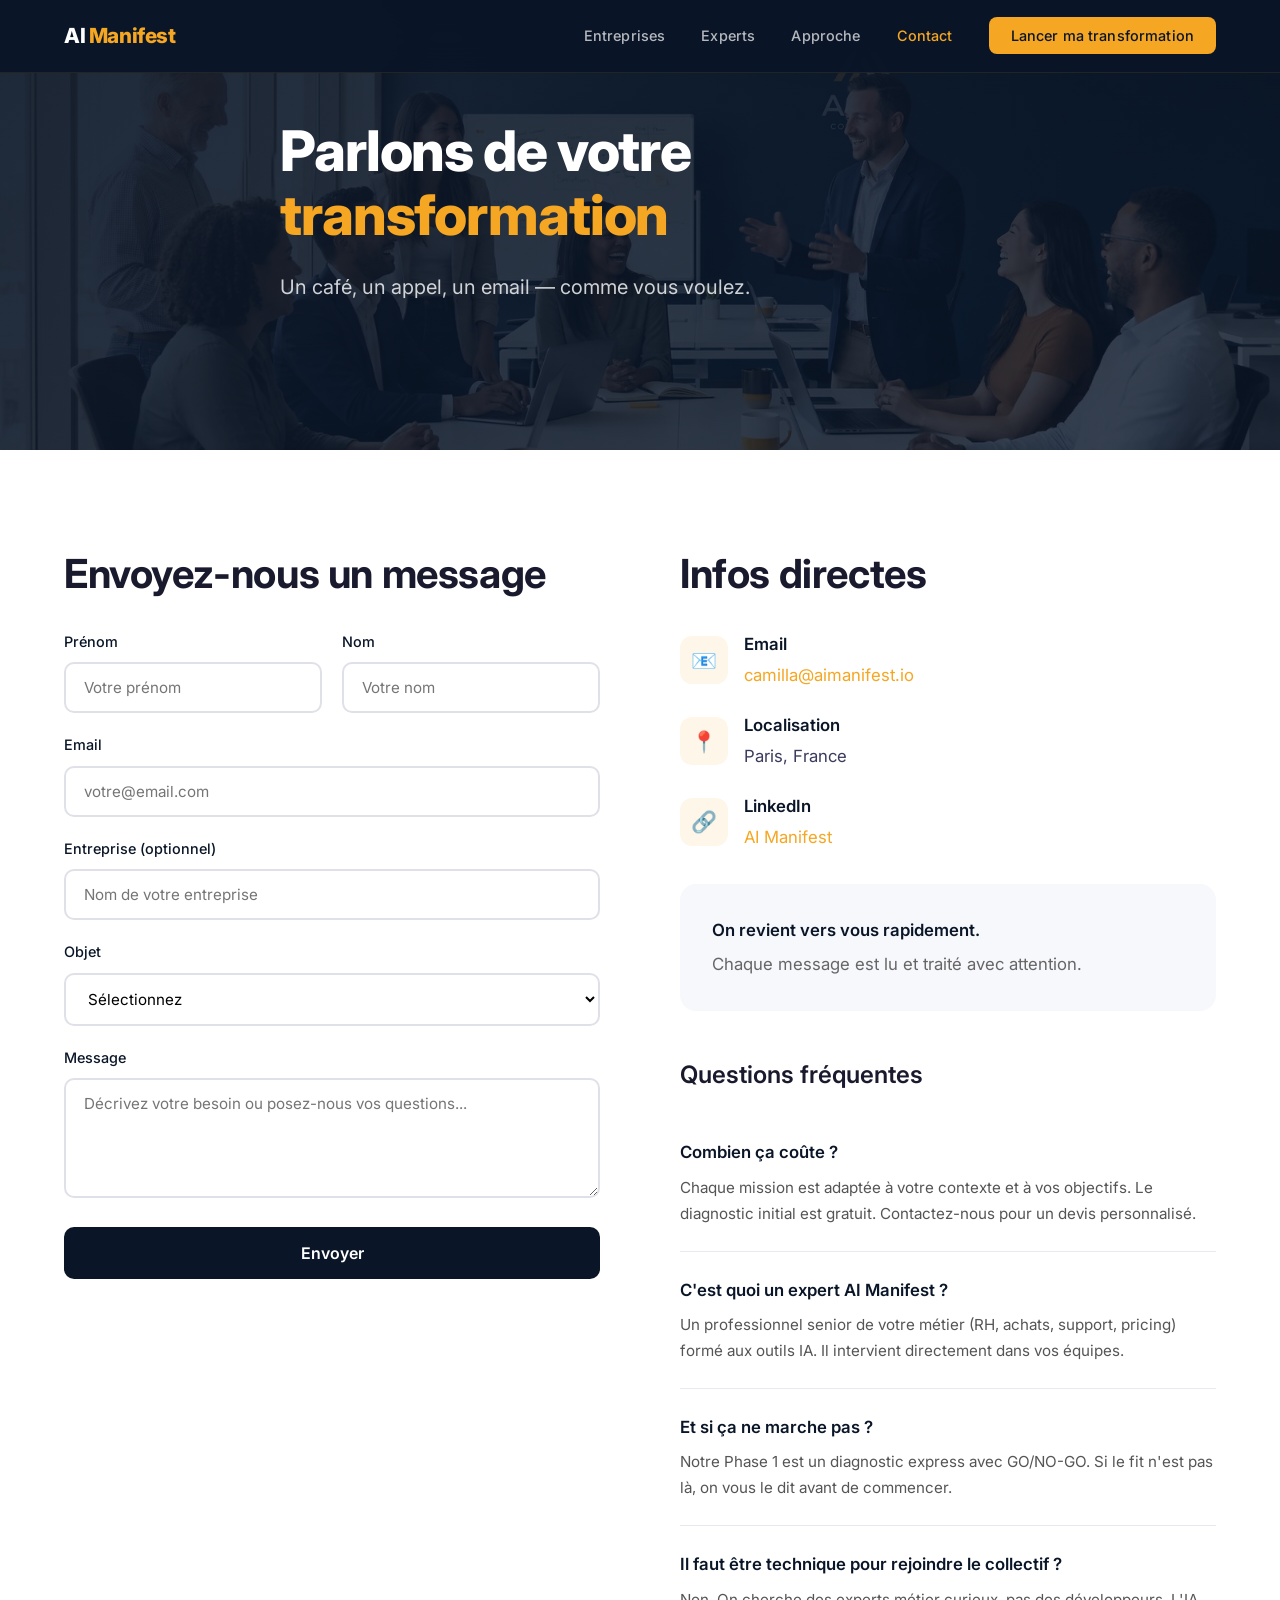
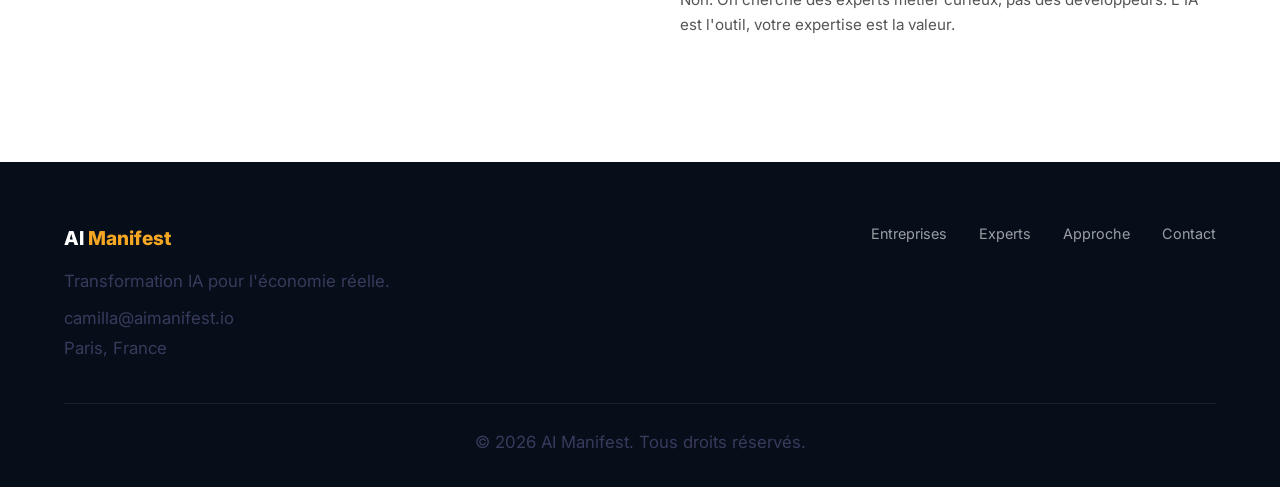
<file: contact.html>
<!DOCTYPE html>
<html lang="fr">
<head>
  <meta charset="UTF-8">
  <meta name="viewport" content="width=device-width, initial-scale=1.0">
  <title>Contact — AI Manifest | Parlons de votre transformation</title>
  <meta name="description" content="Un café, un appel, un email — comme vous voulez. Parlons de votre transformation IA.">
  <meta property="og:title" content="Contact — AI Manifest">
  <meta property="og:description" content="Parlons de votre transformation IA. Un café, un appel, un email — comme vous voulez.">
  <meta property="og:image" content="images/team-photo.jpg">
  <meta property="og:type" content="website">
  <meta name="twitter:card" content="summary_large_image">
  <meta name="theme-color" content="#0A1628">
  <link rel="icon" type="image/svg+xml" href="favicon.svg">
  <link rel="canonical" href="https://aimanifest.io/contact">
  <link rel="stylesheet" href="styles.css">
</head>
<body>
  <a href="#main-content" class="skip-link">Aller au contenu principal</a>

  <!-- NAV -->
  <nav class="nav">
    <div class="nav-inner">
      <a href="index.html" class="nav-logo">AI <span>Manifest</span></a>
      <ul class="nav-links" id="navLinks">
        <li><a href="index.html">Entreprises</a></li>
        <li><a href="rejoindre.html">Experts</a></li>
        <li><a href="approche.html">Approche</a></li>
        <li><a href="contact.html" class="active">Contact</a></li>
        <li><a href="index.html#form-qualification" class="nav-cta">Lancer ma transformation</a></li>
      </ul>
      <button class="nav-toggle" onclick="document.getElementById('navLinks').classList.toggle('open')" aria-label="Menu">
        <span></span><span></span><span></span>
      </button>
    </div>
  </nav>

  <main id="main-content">

  <!-- HERO CONTACT -->
  <section class="hero" style="min-height:50vh;">
    <div class="hero-bg">
      <picture><source srcset="images/team-photo.webp" type="image/webp"><img src="images/team-photo.jpg" alt="L'équipe AI Manifest"></picture>
    </div>
    <div class="container">
      <div class="hero-content fade-up">
        <h1>Parlons de votre <span class="highlight">transformation</span></h1>
        <p class="subtitle">Un café, un appel, un email — comme vous voulez.</p>
      </div>
    </div>
  </section>

  <!-- FORMULAIRE + INFOS -->
  <section class="section bg-white">
    <div class="container">
      <div class="grid-2 fade-up" style="gap:80px;align-items:start;">
        <!-- Formulaire -->
        <div>
          <h2 style="margin-bottom:32px;">Envoyez-nous un message</h2>
          <form action="#" method="POST" data-action="https://script.google.com/macros/s/AKfycbzpGy_w6nWDRrSxFNhtI5t2TuE-YkejLJdLGxopkbifZ8uFp2Mi3qpFT-ZypvaR32BhWA/exec">
            <div class="form-row">
              <div class="form-group">
                <label for="c-prenom">Prénom</label>
                <input type="text" id="c-prenom" name="prenom" required placeholder="Votre prénom">
              </div>
              <div class="form-group">
                <label for="c-nom">Nom</label>
                <input type="text" id="c-nom" name="nom" required placeholder="Votre nom">
              </div>
            </div>
            <div class="form-group">
              <label for="c-email">Email</label>
              <input type="email" id="c-email" name="email" required placeholder="votre@email.com">
            </div>
            <div class="form-group">
              <label for="c-entreprise">Entreprise (optionnel)</label>
              <input type="text" id="c-entreprise" name="entreprise" placeholder="Nom de votre entreprise">
            </div>
            <div class="form-group">
              <label for="c-objet">Objet</label>
              <select id="c-objet" name="objet" required>
                <option value="">Sélectionnez</option>
                <option value="transformation">Transformation IA de mon entreprise</option>
                <option value="rejoindre">Rejoindre le collectif</option>
                <option value="partenariat">Partenariat</option>
                <option value="presse">Presse</option>
                <option value="autre">Autre</option>
              </select>
            </div>
            <div class="form-group">
              <label for="c-message">Message</label>
              <textarea id="c-message" name="message" required placeholder="Décrivez votre besoin ou posez-nous vos questions..."></textarea>
            </div>
            <button type="submit" class="btn btn-dark" style="width:100%;justify-content:center;">Envoyer</button>
          </form>
        </div>

        <!-- Infos directes -->
        <div>
          <h2 style="margin-bottom:32px;">Infos directes</h2>
          <div style="margin-bottom:32px;">
            <div style="display:flex;align-items:center;gap:16px;margin-bottom:20px;">
              <div style="width:48px;height:48px;background:rgba(245,166,35,0.1);border-radius:12px;display:flex;align-items:center;justify-content:center;font-size:1.3rem;flex-shrink:0;">📧</div>
              <div>
                <p style="font-weight:600;color:#0A1628;margin-bottom:2px;">Email</p>
                <p><a href="mailto:camilla@aimanifest.io" style="color:#F5A623;">camilla@aimanifest.io</a></p>
              </div>
            </div>
            <div style="display:flex;align-items:center;gap:16px;margin-bottom:20px;">
              <div style="width:48px;height:48px;background:rgba(245,166,35,0.1);border-radius:12px;display:flex;align-items:center;justify-content:center;font-size:1.3rem;flex-shrink:0;">📍</div>
              <div>
                <p style="font-weight:600;color:#0A1628;margin-bottom:2px;">Localisation</p>
                <p>Paris, France</p>
              </div>
            </div>
            <div style="display:flex;align-items:center;gap:16px;margin-bottom:20px;">
              <div style="width:48px;height:48px;background:rgba(245,166,35,0.1);border-radius:12px;display:flex;align-items:center;justify-content:center;font-size:1.3rem;flex-shrink:0;">🔗</div>
              <div>
                <p style="font-weight:600;color:#0A1628;margin-bottom:2px;">LinkedIn</p>
                <p><a href="#" style="color:#F5A623;">AI Manifest</a></p>
              </div>
            </div>
          </div>

          <div style="background:#f7f8fc;border-radius:16px;padding:32px;margin-top:24px;">
            <p style="font-size:1.05rem;font-weight:600;color:#0A1628;margin-bottom:4px;">On revient vers vous rapidement.</p>
            <p style="color:#666;">Chaque message est lu et traité avec attention.</p>
          </div>

          <!-- FAQ -->
          <div style="margin-top:48px;">
            <h3 style="margin-bottom:24px;">Questions fréquentes</h3>
            <div class="faq-item">
              <div class="faq-question">Combien ça coûte ?</div>
              <div class="faq-answer">Chaque mission est adaptée à votre contexte et à vos objectifs. Le diagnostic initial est gratuit. Contactez-nous pour un devis personnalisé.</div>
            </div>
            <div class="faq-item">
              <div class="faq-question">C'est quoi un expert AI Manifest ?</div>
              <div class="faq-answer">Un professionnel senior de votre métier (RH, achats, support, pricing) formé aux outils IA. Il intervient directement dans vos équipes.</div>
            </div>
            <div class="faq-item">
              <div class="faq-question">Et si ça ne marche pas ?</div>
              <div class="faq-answer">Notre Phase 1 est un diagnostic express avec GO/NO-GO. Si le fit n'est pas là, on vous le dit avant de commencer.</div>
            </div>
            <div class="faq-item">
              <div class="faq-question">Il faut être technique pour rejoindre le collectif ?</div>
              <div class="faq-answer">Non. On cherche des experts métier curieux, pas des développeurs. L'IA est l'outil, votre expertise est la valeur.</div>
            </div>
          </div>
        </div>
      </div>
    </div>
  </section>

  </main>

  <!-- FOOTER -->
  <footer class="footer">
    <div class="container">
      <div class="footer-inner">
        <div>
          <div class="footer-logo">AI <span>Manifest</span></div>
          <p>Transformation IA pour l'économie réelle.</p>
          <p style="margin-top:8px;">camilla@aimanifest.io</p>
          <p>Paris, France</p>
        </div>
        <nav aria-label="Liens du pied de page">
          <ul class="footer-links">
            <li><a href="index.html">Entreprises</a></li>
            <li><a href="rejoindre.html">Experts</a></li>
            <li><a href="approche.html">Approche</a></li>
            <li><a href="contact.html">Contact</a></li>
          </ul>
        </nav>
      </div>
      <div class="footer-bottom">
        <p>&copy; 2026 AI Manifest. Tous droits réservés.</p>
      </div>
    </div>
  </footer>

  <script src="scripts.js"></script>
</body>
</html>
</file>
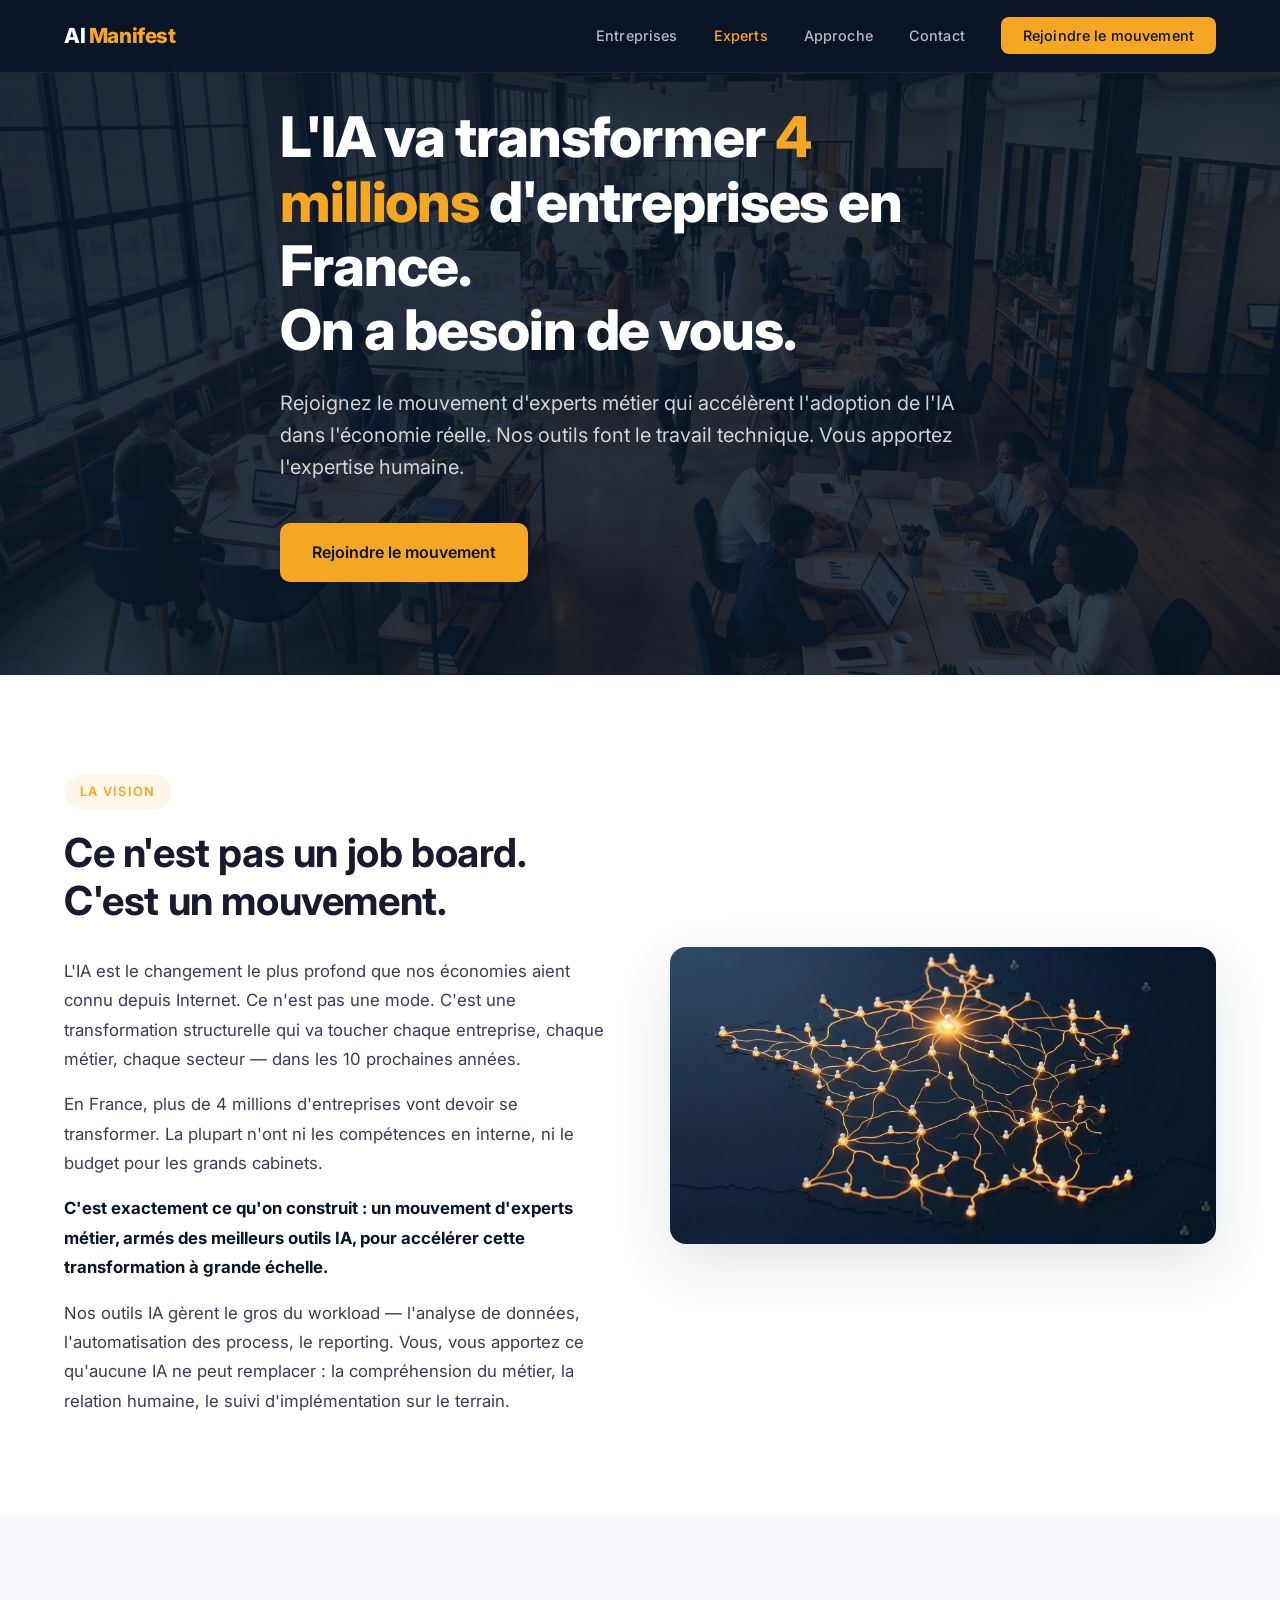
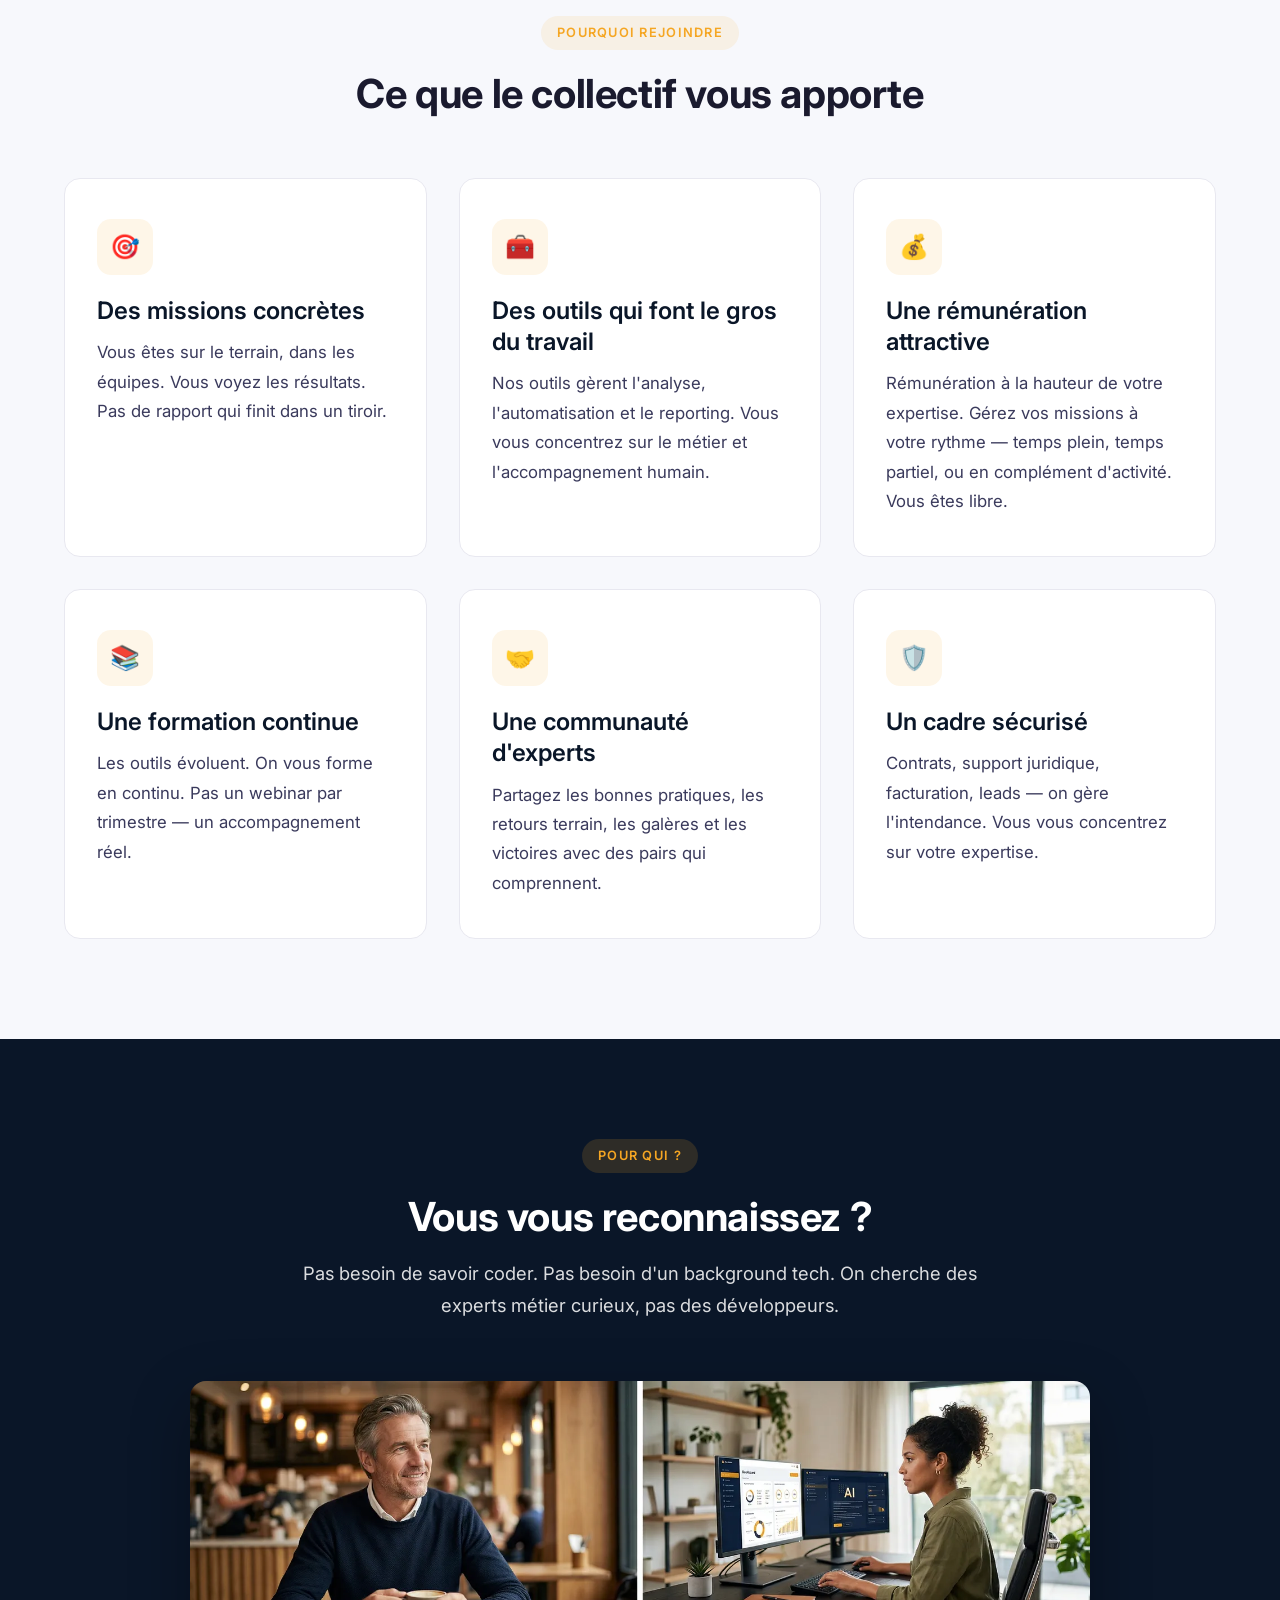
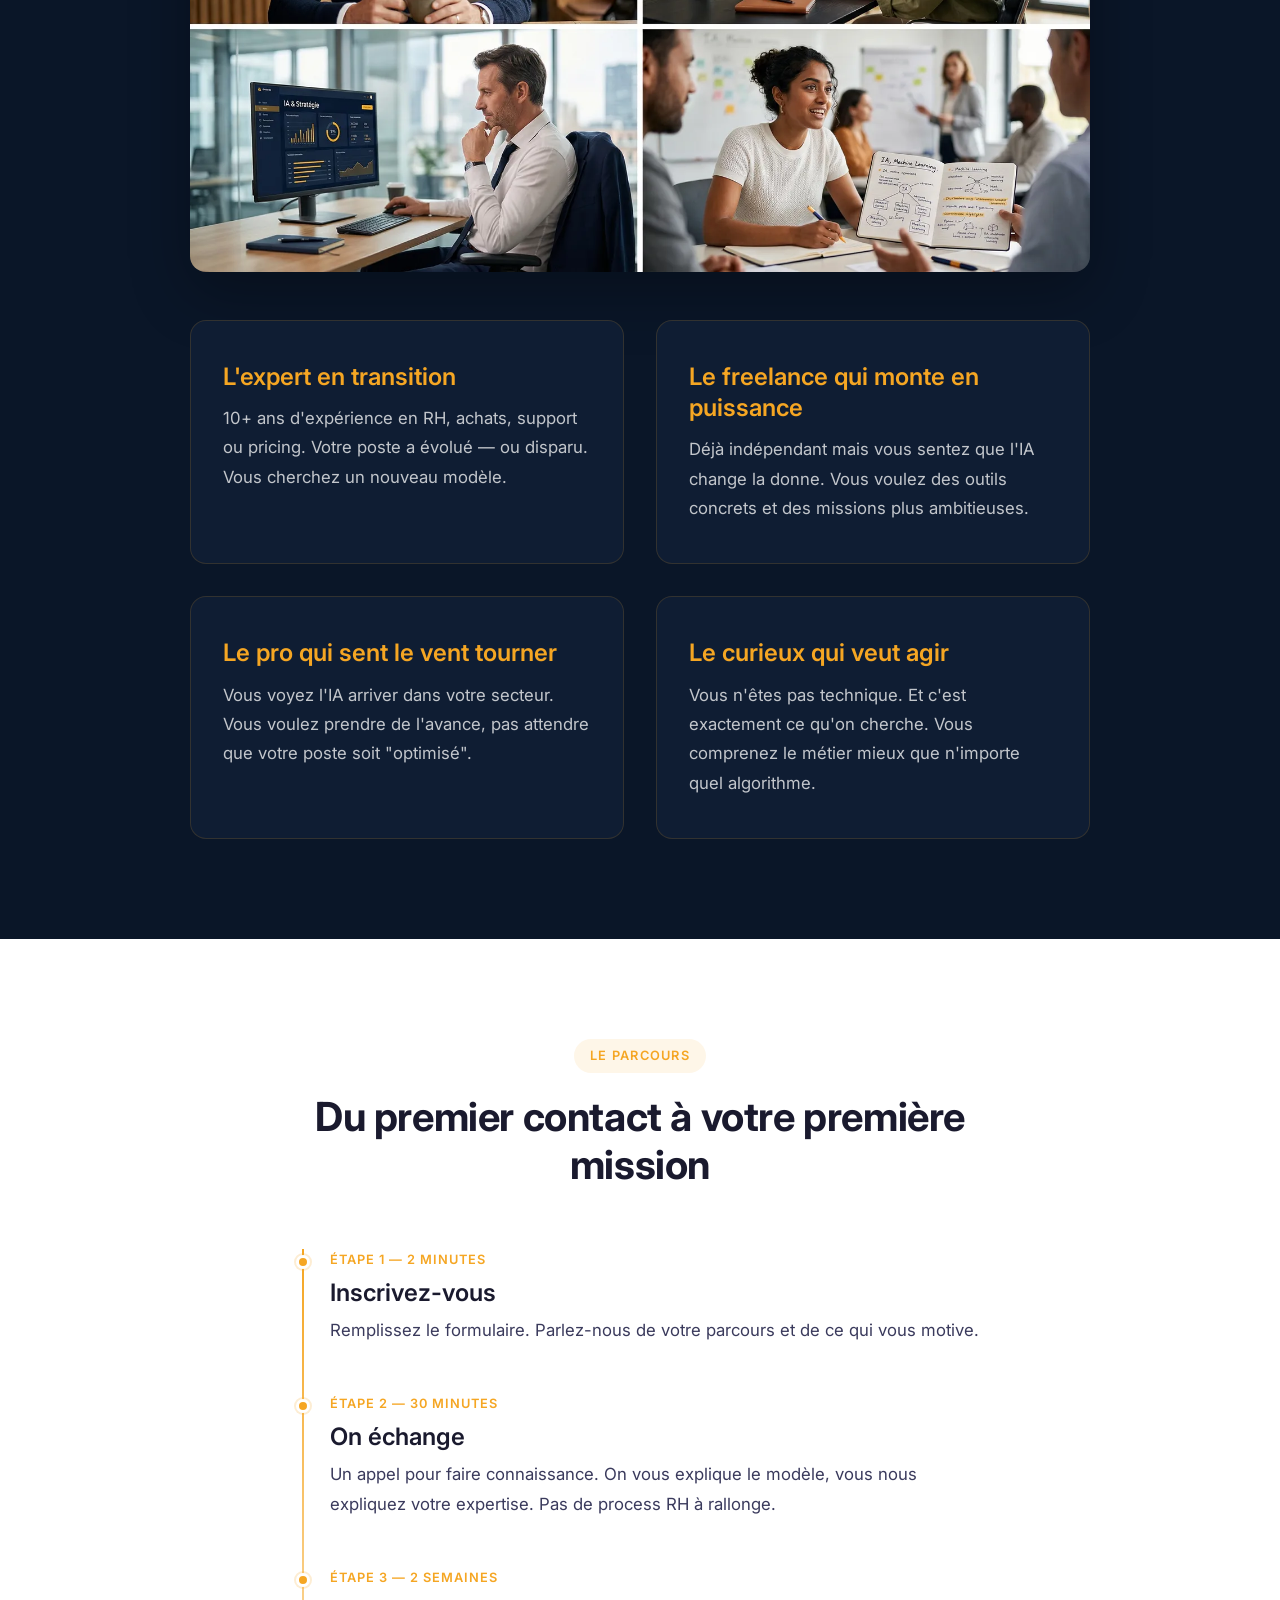
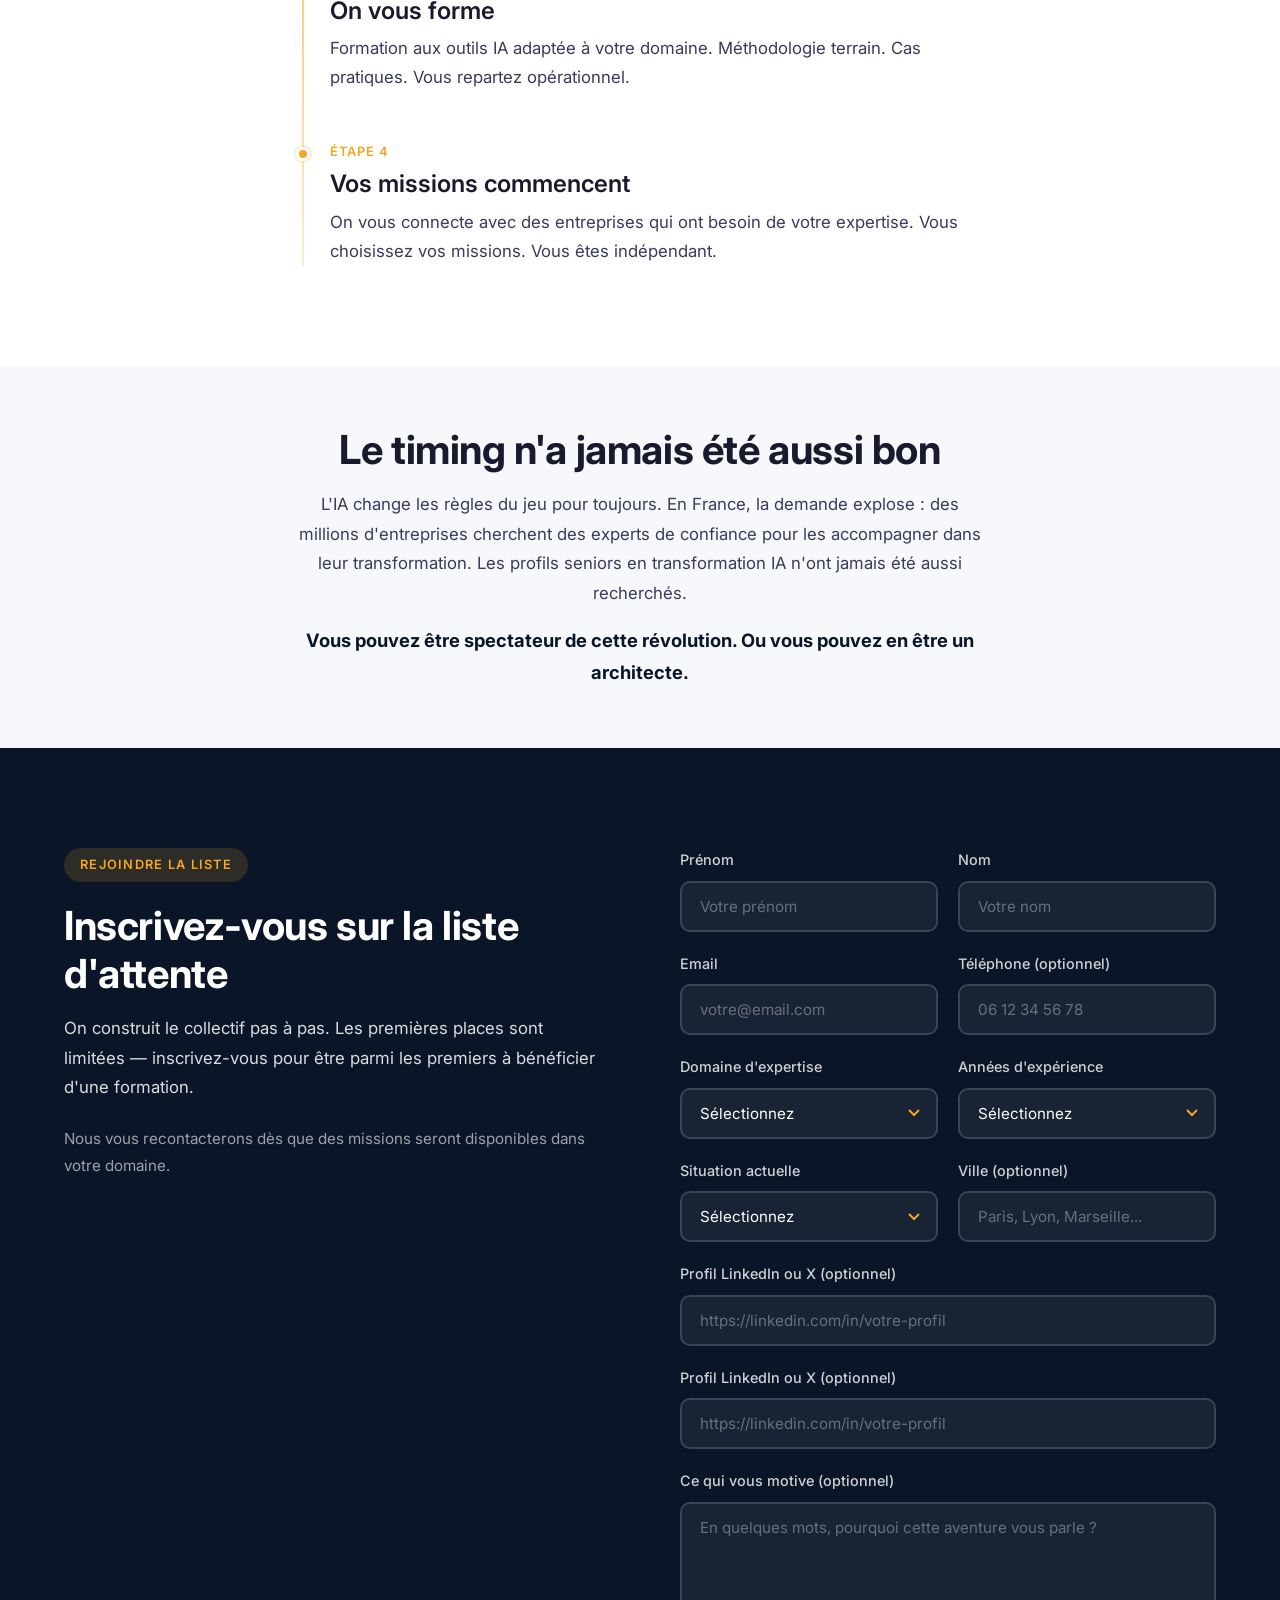
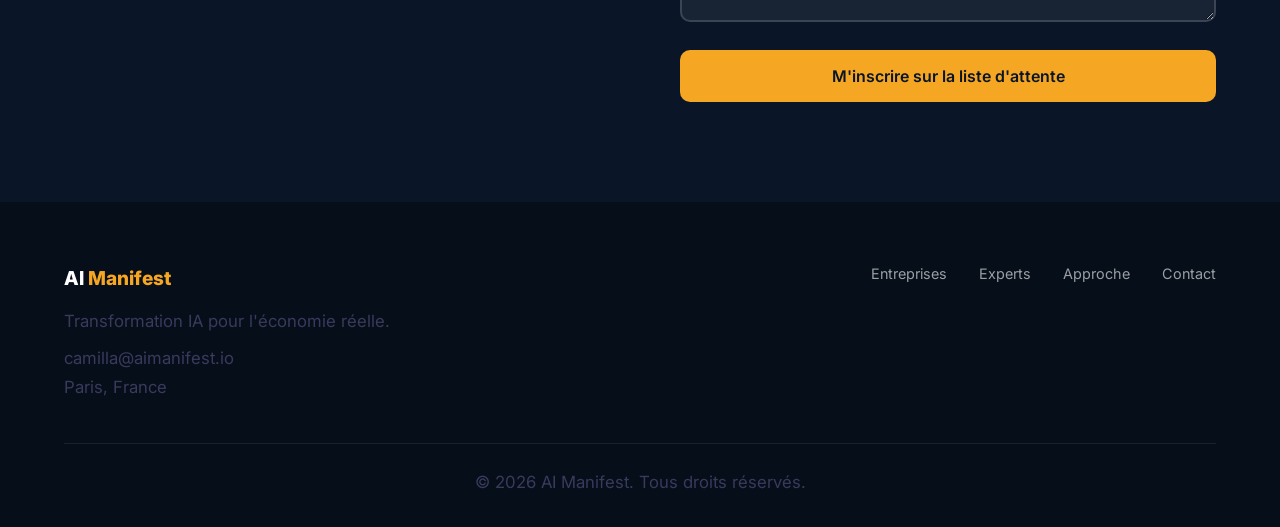
<file: rejoindre.html>
<!DOCTYPE html>
<html lang="fr">
<head>
  <meta charset="UTF-8">
  <meta name="viewport" content="width=device-width, initial-scale=1.0">
  <title>Rejoindre le collectif — AI Manifest | Experts métier & IA</title>
  <meta name="description" content="L'IA va transformer 4 millions d'entreprises en France. Rejoignez le mouvement d'experts métier qui accélèrent cette transformation.">
  <meta property="og:title" content="Rejoindre le collectif — AI Manifest">
  <meta property="og:description" content="L'IA va transformer 4 millions d'entreprises en France. On a besoin de vous.">
  <meta property="og:image" content="images/hero-rejoindre.jpg">
  <meta property="og:type" content="website">
  <meta name="twitter:card" content="summary_large_image">
  <meta name="theme-color" content="#0A1628">
  <link rel="icon" type="image/svg+xml" href="favicon.svg">
  <link rel="canonical" href="https://aimanifest.io/rejoindre">
  <link rel="stylesheet" href="styles.css">
</head>
<body>
  <a href="#main-content" class="skip-link">Aller au contenu principal</a>

  <!-- NAV -->
  <nav class="nav">
    <div class="nav-inner">
      <a href="index.html" class="nav-logo">AI <span>Manifest</span></a>
      <ul class="nav-links" id="navLinks">
        <li><a href="index.html">Entreprises</a></li>
        <li><a href="rejoindre.html" class="active">Experts</a></li>
        <li><a href="approche.html">Approche</a></li>
        <li><a href="contact.html">Contact</a></li>
        <li><a href="#form-rejoindre" class="nav-cta">Rejoindre le mouvement</a></li>
      </ul>
      <button class="nav-toggle" onclick="document.getElementById('navLinks').classList.toggle('open')" aria-label="Menu">
        <span></span><span></span><span></span>
      </button>
    </div>
  </nav>

  <main id="main-content">

  <!-- HERO -->
  <section class="hero hero-medium">
    <div class="hero-bg">
      <picture><source srcset="images/hero-rejoindre.webp" type="image/webp"><img src="images/hero-rejoindre.jpg" alt="Communauté d'experts AI Manifest"></picture>
    </div>
    <div class="container">
      <div class="hero-content fade-up">
        <h1>L'IA va transformer <span class="highlight">4 millions</span> d'entreprises en France.<br>On a besoin de vous.</h1>
        <p class="subtitle">Rejoignez le mouvement d'experts métier qui accélèrent l'adoption de l'IA dans l'économie réelle. Nos outils font le travail technique. Vous apportez l'expertise humaine.</p>
        <a href="#form-rejoindre" class="btn btn-primary">Rejoindre le mouvement</a>
      </div>
    </div>
  </section>

  <!-- LA VISION -->
  <section class="section bg-white">
    <div class="container">
      <div class="img-section fade-up">
        <div>
          <div style="margin-bottom:32px;">
            <span class="tag" style="display:inline-block;background:rgba(245,166,35,0.1);color:#F5A623;font-size:0.8rem;font-weight:600;text-transform:uppercase;letter-spacing:0.1em;padding:6px 16px;border-radius:100px;margin-bottom:20px;">La vision</span>
            <h2>Ce n'est pas un job board. C'est un mouvement.</h2>
          </div>
          <p>L'IA est le changement le plus profond que nos économies aient connu depuis Internet. Ce n'est pas une mode. C'est une transformation structurelle qui va toucher chaque entreprise, chaque métier, chaque secteur — dans les 10 prochaines années.</p>
          <p style="margin-top:16px">En France, plus de 4 millions d'entreprises vont devoir se transformer. La plupart n'ont ni les compétences en interne, ni le budget pour les grands cabinets.</p>
          <p style="margin-top:16px"><strong style="color:#0A1628">C'est exactement ce qu'on construit : un mouvement d'experts métier, armés des meilleurs outils IA, pour accélérer cette transformation à grande échelle.</strong></p>
          <p style="margin-top:16px">Nos outils IA gèrent le gros du workload — l'analyse de données, l'automatisation des process, le reporting. Vous, vous apportez ce qu'aucune IA ne peut remplacer : la compréhension du métier, la relation humaine, le suivi d'implémentation sur le terrain.</p>
        </div>
        <picture><source srcset="images/network-france.webp" type="image/webp"><img src="images/network-france.jpg" alt="Réseau d'experts en France" loading="lazy" style="border-radius:16px;"></picture>
      </div>
    </div>
  </section>

  <!-- CE QUE LE COLLECTIF VOUS APPORTE -->
  <section class="section bg-light">
    <div class="container">
      <div class="section-header fade-up">
        <span class="tag">Pourquoi rejoindre</span>
        <h2>Ce que le collectif vous apporte</h2>
      </div>
      <div class="grid-3 fade-up">
        <div class="card">
          <div class="card-icon"><span>🎯</span></div>
          <h3>Des missions concrètes</h3>
          <p>Vous êtes sur le terrain, dans les équipes. Vous voyez les résultats. Pas de rapport qui finit dans un tiroir.</p>
        </div>
        <div class="card">
          <div class="card-icon"><span>🧰</span></div>
          <h3>Des outils qui font le gros du travail</h3>
          <p>Nos outils gèrent l'analyse, l'automatisation et le reporting. Vous vous concentrez sur le métier et l'accompagnement humain.</p>
        </div>
        <div class="card">
          <div class="card-icon"><span>💰</span></div>
          <h3>Une rémunération attractive</h3>
          <p>Rémunération à la hauteur de votre expertise. Gérez vos missions à votre rythme — temps plein, temps partiel, ou en complément d'activité. Vous êtes libre.</p>
        </div>
        <div class="card">
          <div class="card-icon"><span>📚</span></div>
          <h3>Une formation continue</h3>
          <p>Les outils évoluent. On vous forme en continu. Pas un webinar par trimestre — un accompagnement réel.</p>
        </div>
        <div class="card">
          <div class="card-icon"><span>🤝</span></div>
          <h3>Une communauté d'experts</h3>
          <p>Partagez les bonnes pratiques, les retours terrain, les galères et les victoires avec des pairs qui comprennent.</p>
        </div>
        <div class="card">
          <div class="card-icon"><span>🛡️</span></div>
          <h3>Un cadre sécurisé</h3>
          <p>Contrats, support juridique, facturation, leads — on gère l'intendance. Vous vous concentrez sur votre expertise.</p>
        </div>
      </div>
    </div>
  </section>

  <!-- POUR QUI -->
  <section class="section bg-navy text-light">
    <div class="container">
      <div class="section-header text-light fade-up">
        <span class="tag">Pour qui ?</span>
        <h2>Vous vous reconnaissez ?</h2>
        <p>Pas besoin de savoir coder. Pas besoin d'un background tech. On cherche des experts métier curieux, pas des développeurs.</p>
      </div>
      <div class="fade-up" style="margin-bottom:48px;text-align:center;">
        <picture><source srcset="images/profils-grid.webp" type="image/webp"><img src="images/profils-grid.jpg" alt="Portraits d'experts AI Manifest" loading="lazy" style="border-radius:16px;max-width:900px;margin:0 auto;box-shadow:0 20px 60px rgba(0,0,0,0.3);"></picture>
      </div>
      <div class="grid-2 fade-up" style="max-width:900px;margin:0 auto;">
        <div class="card card-dark">
          <h3 style="color:#F5A623;">L'expert en transition</h3>
          <p>10+ ans d'expérience en RH, achats, support ou pricing. Votre poste a évolué — ou disparu. Vous cherchez un nouveau modèle.</p>
        </div>
        <div class="card card-dark">
          <h3 style="color:#F5A623;">Le freelance qui monte en puissance</h3>
          <p>Déjà indépendant mais vous sentez que l'IA change la donne. Vous voulez des outils concrets et des missions plus ambitieuses.</p>
        </div>
        <div class="card card-dark">
          <h3 style="color:#F5A623;">Le pro qui sent le vent tourner</h3>
          <p>Vous voyez l'IA arriver dans votre secteur. Vous voulez prendre de l'avance, pas attendre que votre poste soit "optimisé".</p>
        </div>
        <div class="card card-dark">
          <h3 style="color:#F5A623;">Le curieux qui veut agir</h3>
          <p>Vous n'êtes pas technique. Et c'est exactement ce qu'on cherche. Vous comprenez le métier mieux que n'importe quel algorithme.</p>
        </div>
      </div>
    </div>
  </section>

  <!-- COMMENT ÇA MARCHE -->
  <section class="section bg-white">
    <div class="container">
      <div class="section-header fade-up">
        <span class="tag">Le parcours</span>
        <h2>Du premier contact à votre première mission</h2>
      </div>
      <div class="fade-up" style="max-width:700px;margin:0 auto;">
        <div class="timeline">
          <div class="timeline-item">
            <div class="phase-label">Étape 1 — 2 minutes</div>
            <h3>Inscrivez-vous</h3>
            <p>Remplissez le formulaire. Parlez-nous de votre parcours et de ce qui vous motive.</p>
          </div>
          <div class="timeline-item">
            <div class="phase-label">Étape 2 — 30 minutes</div>
            <h3>On échange</h3>
            <p>Un appel pour faire connaissance. On vous explique le modèle, vous nous expliquez votre expertise. Pas de process RH à rallonge.</p>
          </div>
          <div class="timeline-item">
            <div class="phase-label">Étape 3 — 2 semaines</div>
            <h3>On vous forme</h3>
            <p>Formation aux outils IA adaptée à votre domaine. Méthodologie terrain. Cas pratiques. Vous repartez opérationnel.</p>
          </div>
          <div class="timeline-item">
            <div class="phase-label">Étape 4</div>
            <h3>Vos missions commencent</h3>
            <p>On vous connecte avec des entreprises qui ont besoin de votre expertise. Vous choisissez vos missions. Vous êtes indépendant.</p>
          </div>
        </div>
      </div>
    </div>
  </section>

  <!-- POURQUOI MAINTENANT -->
  <section class="section-sm bg-light">
    <div class="container" style="text-align:center;">
      <div class="fade-up" style="max-width:700px;margin:0 auto;">
        <h2>Le timing n'a jamais été aussi bon</h2>
        <p style="margin-top:16px;">L'IA change les règles du jeu pour toujours. En France, la demande explose : des millions d'entreprises cherchent des experts de confiance pour les accompagner dans leur transformation. Les profils seniors en transformation IA n'ont jamais été aussi recherchés.</p>
        <p style="margin-top:16px;font-size:1.15rem;font-weight:700;color:#0A1628;">Vous pouvez être spectateur de cette révolution. Ou vous pouvez en être un architecte.</p>
      </div>
    </div>
  </section>

  <!-- FORMULAIRE REJOINDRE -->
  <section class="section bg-navy text-light" id="form-rejoindre">
    <div class="container">
      <div class="grid-2" style="align-items:start;gap:80px;">
        <div class="fade-up">
          <span class="tag" style="display:inline-block;background:rgba(245,166,35,0.15);color:#F5A623;font-size:0.8rem;font-weight:600;text-transform:uppercase;letter-spacing:0.1em;padding:6px 16px;border-radius:100px;">Rejoindre la liste</span>
          <h2 style="color:#fff;margin-top:20px;">Inscrivez-vous sur la liste d'attente</h2>
          <p style="margin-top:16px;">On construit le collectif pas à pas. Les premières places sont limitées — inscrivez-vous pour être parmi les premiers à bénéficier d'une formation.</p>
          <p style="margin-top:24px;font-size:0.95rem;opacity:0.7;">Nous vous recontacterons dès que des missions seront disponibles dans votre domaine.</p>
        </div>
        <div class="fade-up">
          <form class="form-dark" method="POST" data-action="https://script.google.com/macros/s/AKfycbzpGy_w6nWDRrSxFNhtI5t2TuE-YkejLJdLGxopkbifZ8uFp2Mi3qpFT-ZypvaR32BhWA/exec">
            <div class="form-hp" aria-hidden="true" style="position:absolute;left:-9999px;"><label for="r-website">Ne pas remplir</label><input type="text" id="r-website" name="website" tabindex="-1" autocomplete="off"></div>
            <div class="form-row">
              <div class="form-group">
                <label for="r-prenom">Prénom</label>
                <input type="text" id="r-prenom" name="prenom" required placeholder="Votre prénom">
              </div>
              <div class="form-group">
                <label for="r-nom">Nom</label>
                <input type="text" id="r-nom" name="nom" required placeholder="Votre nom">
              </div>
            </div>
            <div class="form-row">
              <div class="form-group">
                <label for="r-email">Email</label>
                <input type="email" id="r-email" name="email" required placeholder="votre@email.com">
              </div>
              <div class="form-group">
                <label for="r-tel">Téléphone (optionnel)</label>
                <input type="tel" id="r-tel" name="telephone" placeholder="06 12 34 56 78">
              </div>
            </div>
            <div class="form-row">
              <div class="form-group">
                <label for="r-domaine">Domaine d'expertise</label>
                <select id="r-domaine" name="domaine" required onchange="document.getElementById('r-domaine-autre-wrap').style.display = this.value === 'autre' ? 'block' : 'none';">
                  <option value="">Sélectionnez</option>
                  <option value="rh">Ressources Humaines</option>
                  <option value="achats">Achats & Procurement</option>
                  <option value="support">Support Client</option>
                  <option value="pricing">Pricing & Appels d'offres</option>
                  <option value="autre">Autre</option>
                </select>
                <div id="r-domaine-autre-wrap" style="display:none;margin-top:8px;">
                  <input type="text" id="r-domaine-autre" name="domaine_autre" placeholder="Précisez votre domaine..." style="width:100%;">
                </div>
              </div>
              <div class="form-group">
                <label for="r-xp">Années d'expérience</label>
                <select id="r-xp" name="experience" required>
                  <option value="">Sélectionnez</option>
                  <option value="2-3">2 – 3 ans</option>
                  <option value="3-5">3 – 5 ans</option>
                  <option value="5-10">5 – 10 ans</option>
                  <option value="10-15">10 – 15 ans</option>
                  <option value="15+">15+ ans</option>
                </select>
              </div>
            </div>
            <div class="form-row">
              <div class="form-group">
                <label for="r-situation">Situation actuelle</label>
                <select id="r-situation" name="situation" required>
                  <option value="">Sélectionnez</option>
                  <option value="freelance">Freelance</option>
                  <option value="en-poste">En poste</option>
                  <option value="transition">En transition</option>
                  <option value="autre">Autre</option>
                </select>
              </div>
              <div class="form-group">
                <label for="r-ville">Ville (optionnel)</label>
                <input type="text" id="r-ville" name="ville" placeholder="Paris, Lyon, Marseille...">
              </div>
            </div>
            <div class="form-group">
              <label for="r-profil">Profil LinkedIn ou X (optionnel)</label>
              <input type="url" id="r-profil" name="profil_url" placeholder="https://linkedin.com/in/votre-profil">
            </div>
            <div class="form-group">
              <label for="r-profil">Profil LinkedIn ou X (optionnel)</label>
              <input type="url" id="r-profil" name="profil_url" placeholder="https://linkedin.com/in/votre-profil">
            </div>
            <div class="form-group">
              <label for="r-motivation">Ce qui vous motive (optionnel)</label>
              <textarea id="r-motivation" name="motivation" placeholder="En quelques mots, pourquoi cette aventure vous parle ?"></textarea>
            </div>
            <button type="submit" class="btn btn-primary" style="width:100%;justify-content:center;">M'inscrire sur la liste d'attente</button>
          </form>
        </div>
      </div>
    </div>
  </section>

  </main>

  <!-- FOOTER -->
  <footer class="footer">
    <div class="container">
      <div class="footer-inner">
        <div>
          <div class="footer-logo">AI <span>Manifest</span></div>
          <p>Transformation IA pour l'économie réelle.</p>
          <p style="margin-top:8px;">camilla@aimanifest.io</p>
          <p>Paris, France</p>
        </div>
        <nav aria-label="Liens du pied de page">
          <ul class="footer-links">
            <li><a href="index.html">Entreprises</a></li>
            <li><a href="rejoindre.html">Experts</a></li>
            <li><a href="approche.html">Approche</a></li>
            <li><a href="contact.html">Contact</a></li>
          </ul>
        </nav>
      </div>
      <div class="footer-bottom">
        <p>&copy; 2026 AI Manifest. Tous droits réservés.</p>
      </div>
    </div>
  </footer>

  <script src="scripts.js"></script>
</body>
</html>
</file>
<file: styles.css>
/* AI Manifest — Design System
   Palette: Deep Navy #0A1628, Amber #F5A623, White #FFFFFF
   Typography: Inter (clean, modern, professional)
*/

@import url('https://fonts.googleapis.com/css2?family=Inter:wght@400;500;600;700;800&display=swap');

/* ========== RESET & BASE ========== */
*, *::before, *::after { box-sizing: border-box; margin: 0; padding: 0; }

html {
  scroll-behavior: smooth;
  font-size: 16px;
  scroll-padding-top: 80px;
}

body {
  font-family: 'Inter', -apple-system, BlinkMacSystemFont, sans-serif;
  color: #1a1a2e;
  background: #ffffff;
  line-height: 1.7;
  -webkit-font-smoothing: antialiased;
}

img { max-width: 100%; height: auto; display: block; }
a { text-decoration: none; color: inherit; }

/* ========== TYPOGRAPHY ========== */
h1 {
  font-size: clamp(2.2rem, 5vw, 3.5rem);
  font-weight: 800;
  line-height: 1.15;
  letter-spacing: -0.02em;
}

h2 {
  font-size: clamp(1.8rem, 3.5vw, 2.5rem);
  font-weight: 700;
  line-height: 1.2;
  letter-spacing: -0.01em;
}

h3 {
  font-size: clamp(1.2rem, 2vw, 1.5rem);
  font-weight: 600;
  line-height: 1.3;
}

p {
  font-size: 1.05rem;
  line-height: 1.75;
  color: #3a3a5c;
}

.text-light p, .text-light h1, .text-light h2, .text-light h3 {
  color: #ffffff;
}
.text-light p { color: rgba(255,255,255,0.85); }

/* ========== LAYOUT ========== */
.container {
  max-width: 1200px;
  margin: 0 auto;
  padding: 0 24px;
}

.section {
  padding: 100px 0;
}

.section-sm {
  padding: 60px 0;
}

/* ========== NAVIGATION ========== */
.nav {
  position: fixed;
  top: 0;
  left: 0;
  right: 0;
  z-index: 1000;
  background: rgba(10, 22, 40, 0.95);
  backdrop-filter: blur(20px);
  -webkit-backdrop-filter: blur(20px);
  border-bottom: 1px solid rgba(245, 166, 35, 0.1);
  transition: all 0.3s ease;
}

.nav-inner {
  display: flex;
  align-items: center;
  justify-content: space-between;
  height: 72px;
  max-width: 1200px;
  margin: 0 auto;
  padding: 0 24px;
}

.nav-logo {
  font-size: 1.3rem;
  font-weight: 800;
  color: #ffffff;
  letter-spacing: -0.02em;
}

.nav-logo span {
  color: #F5A623;
}

.nav-links {
  display: flex;
  gap: 36px;
  list-style: none;
}

.nav-links a {
  color: rgba(255,255,255,0.7);
  font-size: 0.9rem;
  font-weight: 500;
  transition: color 0.2s;
  letter-spacing: 0.01em;
}

.nav-links a:hover,
.nav-links a.active {
  color: #F5A623;
}

.nav-cta {
  background: #F5A623;
  color: #0A1628 !important;
  padding: 10px 22px;
  border-radius: 8px;
  font-weight: 600;
  font-size: 0.85rem;
  transition: all 0.2s;
}

.nav-cta:hover {
  background: #e6951a;
  transform: translateY(-1px);
}

/* Mobile menu */
.nav-toggle {
  display: none;
  background: none;
  border: none;
  cursor: pointer;
  padding: 8px;
}

.nav-toggle span {
  display: block;
  width: 24px;
  height: 2px;
  background: #fff;
  margin: 6px 0;
  transition: all 0.3s;
}

/* ========== HERO SECTIONS ========== */
.hero {
  position: relative;
  min-height: 90vh;
  display: flex;
  align-items: center;
  background: #0A1628;
  overflow: visible;
  padding-top: 72px;
  padding-bottom: 60px;
}

.hero-medium {
  min-height: 75vh;
}

.hero-bg {
  position: absolute;
  inset: 0;
  z-index: 1;
}

.hero-bg img {
  width: 100%;
  height: 100%;
  object-fit: cover;
  opacity: 0.5;
}

.hero-bg::after {
  content: '';
  position: absolute;
  inset: 0;
  background: linear-gradient(135deg, rgba(10,22,40,0.85) 0%, rgba(10,22,40,0.6) 100%);
}

.hero-content {
  position: relative;
  z-index: 2;
  max-width: 720px;
}

.hero h1 {
  color: #ffffff;
  margin-bottom: 24px;
}

.hero h1 .highlight {
  color: #F5A623;
}

.hero p.subtitle {
  font-size: 1.25rem;
  color: rgba(255,255,255,0.8);
  margin-bottom: 40px;
  line-height: 1.6;
}

/* ========== BUTTONS ========== */
.btn {
  display: inline-flex;
  align-items: center;
  gap: 8px;
  padding: 16px 32px;
  border-radius: 10px;
  font-weight: 600;
  font-size: 1rem;
  cursor: pointer;
  transition: all 0.25s ease;
  border: none;
  font-family: inherit;
}

.btn-primary {
  background: #F5A623;
  color: #0A1628;
}

.btn-primary:hover {
  background: #e6951a;
  transform: translateY(-2px);
  box-shadow: 0 8px 30px rgba(245, 166, 35, 0.3);
}

.btn-outline {
  background: transparent;
  color: #ffffff;
  border: 2px solid rgba(255,255,255,0.3);
}

.btn-outline:hover {
  border-color: #F5A623;
  color: #F5A623;
}

.btn-dark {
  background: #0A1628;
  color: #ffffff;
}

.btn-dark:hover {
  background: #132240;
  transform: translateY(-2px);
  box-shadow: 0 8px 30px rgba(10, 22, 40, 0.3);
}

.btn-group {
  display: flex;
  gap: 16px;
  flex-wrap: wrap;
}

/* ========== CARDS ========== */
.card {
  background: #ffffff;
  border-radius: 16px;
  padding: 40px 32px;
  border: 1px solid #e8e8f0;
  transition: all 0.3s ease;
}

.card:hover {
  transform: translateY(-4px);
  box-shadow: 0 20px 60px rgba(10, 22, 40, 0.08);
  border-color: rgba(245, 166, 35, 0.3);
}

.card-icon {
  width: 56px;
  height: 56px;
  background: rgba(245, 166, 35, 0.1);
  border-radius: 14px;
  display: flex;
  align-items: center;
  justify-content: center;
  margin-bottom: 20px;
  font-size: 1.5rem;
}

.card h3 {
  margin-bottom: 12px;
  color: #0A1628;
}

.card-dark {
  background: #0f1d33;
  border-color: rgba(245, 166, 35, 0.15);
  color: #ffffff;
}

.card-dark h3 { color: #ffffff; }
.card-dark p { color: rgba(255,255,255,0.75); }

.card-dark:hover {
  border-color: rgba(245, 166, 35, 0.4);
  box-shadow: 0 20px 60px rgba(0, 0, 0, 0.3);
}

/* ========== GRIDS ========== */
.grid-2 {
  display: grid;
  grid-template-columns: repeat(2, 1fr);
  gap: 32px;
}

.grid-3 {
  display: grid;
  grid-template-columns: repeat(3, 1fr);
  gap: 32px;
}

.grid-4 {
  display: grid;
  grid-template-columns: repeat(4, 1fr);
  gap: 24px;
}

/* ========== SECTION BACKGROUNDS ========== */
.bg-navy {
  background: #0A1628;
}

.bg-dark {
  background: #060e1a;
}

.bg-light {
  background: #f7f8fc;
}

.bg-white {
  background: #ffffff;
}

/* ========== SECTION HEADERS ========== */
.section-header {
  text-align: center;
  max-width: 700px;
  margin: 0 auto 60px;
}

.section-header .tag {
  display: inline-block;
  background: rgba(245, 166, 35, 0.1);
  color: #F5A623;
  font-size: 0.8rem;
  font-weight: 600;
  text-transform: uppercase;
  letter-spacing: 0.1em;
  padding: 6px 16px;
  border-radius: 100px;
  margin-bottom: 20px;
}

.section-header.text-light .tag {
  background: rgba(245, 166, 35, 0.15);
}

.section-header p {
  font-size: 1.15rem;
  margin-top: 16px;
}

/* ========== IMAGE SECTIONS ========== */
.img-section {
  display: grid;
  grid-template-columns: 1fr 1fr;
  gap: 60px;
  align-items: center;
}

.img-section img {
  border-radius: 16px;
  box-shadow: 0 20px 60px rgba(10, 22, 40, 0.12);
}

.img-section-reverse {
  direction: rtl;
}

.img-section-reverse > * {
  direction: ltr;
}

/* ========== COMPARISON TABLE ========== */
.comparison-table {
  width: 100%;
  border-collapse: collapse;
  font-size: 0.95rem;
}

.comparison-table th {
  text-align: left;
  padding: 16px 20px;
  font-weight: 600;
  border-bottom: 2px solid #e8e8f0;
}

.comparison-table th:nth-child(2) {
  color: #888;
}

.comparison-table th:nth-child(3) {
  color: #F5A623;
}

.comparison-table td {
  padding: 16px 20px;
  border-bottom: 1px solid #e8e8f0;
  vertical-align: top;
}

.comparison-table tr:last-child td {
  border-bottom: none;
}

.comparison-table td:first-child {
  font-weight: 600;
  color: #0A1628;
  width: 25%;
}

.comparison-table td:nth-child(2) {
  color: #666;
}

.comparison-table td:nth-child(3) {
  color: #0A1628;
  font-weight: 500;
}

/* ========== TIMELINE ========== */
.timeline {
  position: relative;
  padding-left: 40px;
}

.timeline::before {
  content: '';
  position: absolute;
  left: 12px;
  top: 0;
  bottom: 0;
  width: 2px;
  background: linear-gradient(to bottom, #F5A623, rgba(245,166,35,0.2));
}

.timeline-item {
  position: relative;
  margin-bottom: 48px;
}

.timeline-item:last-child {
  margin-bottom: 0;
}

.timeline-item::before {
  content: '';
  position: absolute;
  left: -34px;
  top: 6px;
  width: 14px;
  height: 14px;
  border-radius: 50%;
  background: #F5A623;
  border: 3px solid #ffffff;
  box-shadow: 0 0 0 2px rgba(245, 166, 35, 0.2);
}

.timeline-item .phase-label {
  font-size: 0.8rem;
  font-weight: 600;
  text-transform: uppercase;
  letter-spacing: 0.08em;
  color: #F5A623;
  margin-bottom: 6px;
}

.timeline-item h3 {
  margin-bottom: 8px;
}

.timeline-item .deliverable {
  margin-top: 12px;
  padding: 12px 16px;
  background: rgba(245, 166, 35, 0.08);
  border-radius: 8px;
  font-size: 0.9rem;
  font-weight: 500;
  color: #0A1628;
}

/* ========== FORMS ========== */
.form-group {
  margin-bottom: 20px;
}

.form-group label {
  display: block;
  font-size: 0.9rem;
  font-weight: 500;
  color: #0A1628;
  margin-bottom: 8px;
}

.form-group input,
.form-group select,
.form-group textarea {
  width: 100%;
  padding: 14px 18px;
  border: 2px solid #e0e0e8;
  border-radius: 10px;
  font-family: inherit;
  font-size: 0.95rem;
  transition: border-color 0.2s;
  background: #fff;
}

.form-group input:focus,
.form-group select:focus,
.form-group textarea:focus {
  outline: none;
  border-color: #F5A623;
  box-shadow: 0 0 0 3px rgba(245, 166, 35, 0.1);
}

.form-group textarea {
  resize: vertical;
  min-height: 120px;
}

.form-row {
  display: grid;
  grid-template-columns: 1fr 1fr;
  gap: 20px;
}

/* Dark form */
.form-dark label { color: rgba(255,255,255,0.8); }
.form-dark input,
.form-dark select,
.form-dark textarea {
  background: rgba(255,255,255,0.06);
  border-color: rgba(255,255,255,0.15);
  color: #ffffff;
}
.form-dark input:focus,
.form-dark select:focus,
.form-dark textarea:focus {
  border-color: #F5A623;
  box-shadow: 0 0 0 3px rgba(245, 166, 35, 0.15);
}
.form-dark input::placeholder,
.form-dark textarea::placeholder {
  color: rgba(255,255,255,0.35);
}
.form-dark select option {
  background: #0A1628;
  color: #ffffff;
}
.form-dark select {
  appearance: none;
  background-image: url("data:image/svg+xml,%3Csvg xmlns='http://www.w3.org/2000/svg' width='12' height='8' viewBox='0 0 12 8'%3E%3Cpath d='M1 1l5 5 5-5' stroke='%23F5A623' stroke-width='2' fill='none'/%3E%3C/svg%3E");
  background-repeat: no-repeat;
  background-position: right 16px center;
  padding-right: 40px;
}

/* ========== VALUES GRID ========== */
.value-item {
  display: flex;
  gap: 20px;
  margin-bottom: 36px;
}

.value-icon {
  flex-shrink: 0;
  width: 48px;
  height: 48px;
  background: rgba(245, 166, 35, 0.1);
  border-radius: 12px;
  display: flex;
  align-items: center;
  justify-content: center;
  font-size: 1.3rem;
}

/* ========== FOOTER ========== */
.footer {
  background: #060e1a;
  padding: 60px 0 30px;
  color: rgba(255,255,255,0.6);
  font-size: 0.9rem;
}

.footer-inner {
  display: flex;
  justify-content: space-between;
  align-items: flex-start;
  margin-bottom: 40px;
}

.footer-logo {
  font-size: 1.2rem;
  font-weight: 800;
  color: #ffffff;
  margin-bottom: 12px;
}

.footer-logo span { color: #F5A623; }

.footer-links {
  display: flex;
  gap: 32px;
  list-style: none;
}

.footer-links a {
  color: rgba(255,255,255,0.6);
  transition: color 0.2s;
}

.footer-links a:hover { color: #F5A623; }

.footer-bottom {
  border-top: 1px solid rgba(255,255,255,0.08);
  padding-top: 24px;
  text-align: center;
  font-size: 0.85rem;
}

/* ========== FAQ ========== */
.faq-item {
  border-bottom: 1px solid #e8e8f0;
  padding: 24px 0;
}

.faq-item:last-child { border-bottom: none; }

.faq-question {
  font-weight: 600;
  font-size: 1.05rem;
  color: #0A1628;
  margin-bottom: 8px;
}

.faq-answer {
  font-size: 0.95rem;
  color: #555;
  line-height: 1.7;
}

/* ========== STAT COUNTER ========== */
.stats {
  display: flex;
  gap: 48px;
  margin-top: 40px;
}

.stat-item {
  text-align: center;
}

.stat-number {
  font-size: 2.5rem;
  font-weight: 800;
  color: #F5A623;
  line-height: 1;
}

.stat-label {
  font-size: 0.85rem;
  color: rgba(255,255,255,0.6);
  margin-top: 8px;
}

/* ========== SCROLL ANIMATIONS ========== */
.fade-up {
  opacity: 0;
  transform: translateY(30px);
  transition: opacity 0.6s ease, transform 0.6s ease;
}

.fade-up.visible {
  opacity: 1;
  transform: translateY(0);
}

/* ========== RESPONSIVE ========== */
@media (max-width: 968px) {
  .grid-3 { grid-template-columns: repeat(2, 1fr); }
  .grid-4 { grid-template-columns: repeat(2, 1fr); }
  .img-section { grid-template-columns: 1fr; gap: 40px; }
  .img-section-reverse { direction: ltr; }
  .nav-links { display: none; }
  .nav-toggle { display: block; }
  .nav-links.open {
    display: flex;
    flex-direction: column;
    position: absolute;
    top: 72px;
    left: 0;
    right: 0;
    background: rgba(10, 22, 40, 0.98);
    padding: 24px;
    gap: 20px;
  }
  .stats { flex-wrap: wrap; gap: 24px; }
  .footer-inner { flex-direction: column; gap: 32px; }
  .form-row { grid-template-columns: 1fr; }
  .comparison-table { font-size: 0.85rem; }
  .comparison-table td, .comparison-table th { padding: 12px; }
}

@media (max-width: 640px) {
  .section { padding: 60px 0; }
  .grid-2, .grid-3, .grid-4 { grid-template-columns: 1fr; }
  .hero { min-height: 80vh; }
  .btn { padding: 14px 24px; font-size: 0.9rem; }
  .btn-group { flex-direction: column; }
}

/* ========== ACCESSIBILITY ========== */
.skip-link {
  position: absolute;
  top: -100%;
  left: 16px;
  z-index: 10000;
  background: #F5A623;
  color: #0A1628;
  padding: 12px 24px;
  border-radius: 8px;
  font-weight: 600;
  font-size: 0.9rem;
  transition: top 0.2s;
}
.skip-link:focus {
  top: 12px;
}

a:focus-visible, button:focus-visible, input:focus-visible, select:focus-visible, textarea:focus-visible {
  outline: 3px solid #F5A623;
  outline-offset: 2px;
}

/* ========== PERFORMANCE: REDUCED MOTION ========== */
@media (prefers-reduced-motion: reduce) {
  *, *::before, *::after {
    animation-duration: 0.01ms !important;
    transition-duration: 0.01ms !important;
    scroll-behavior: auto !important;
  }
  .fade-up { opacity: 1; transform: none; }
}
</file>
